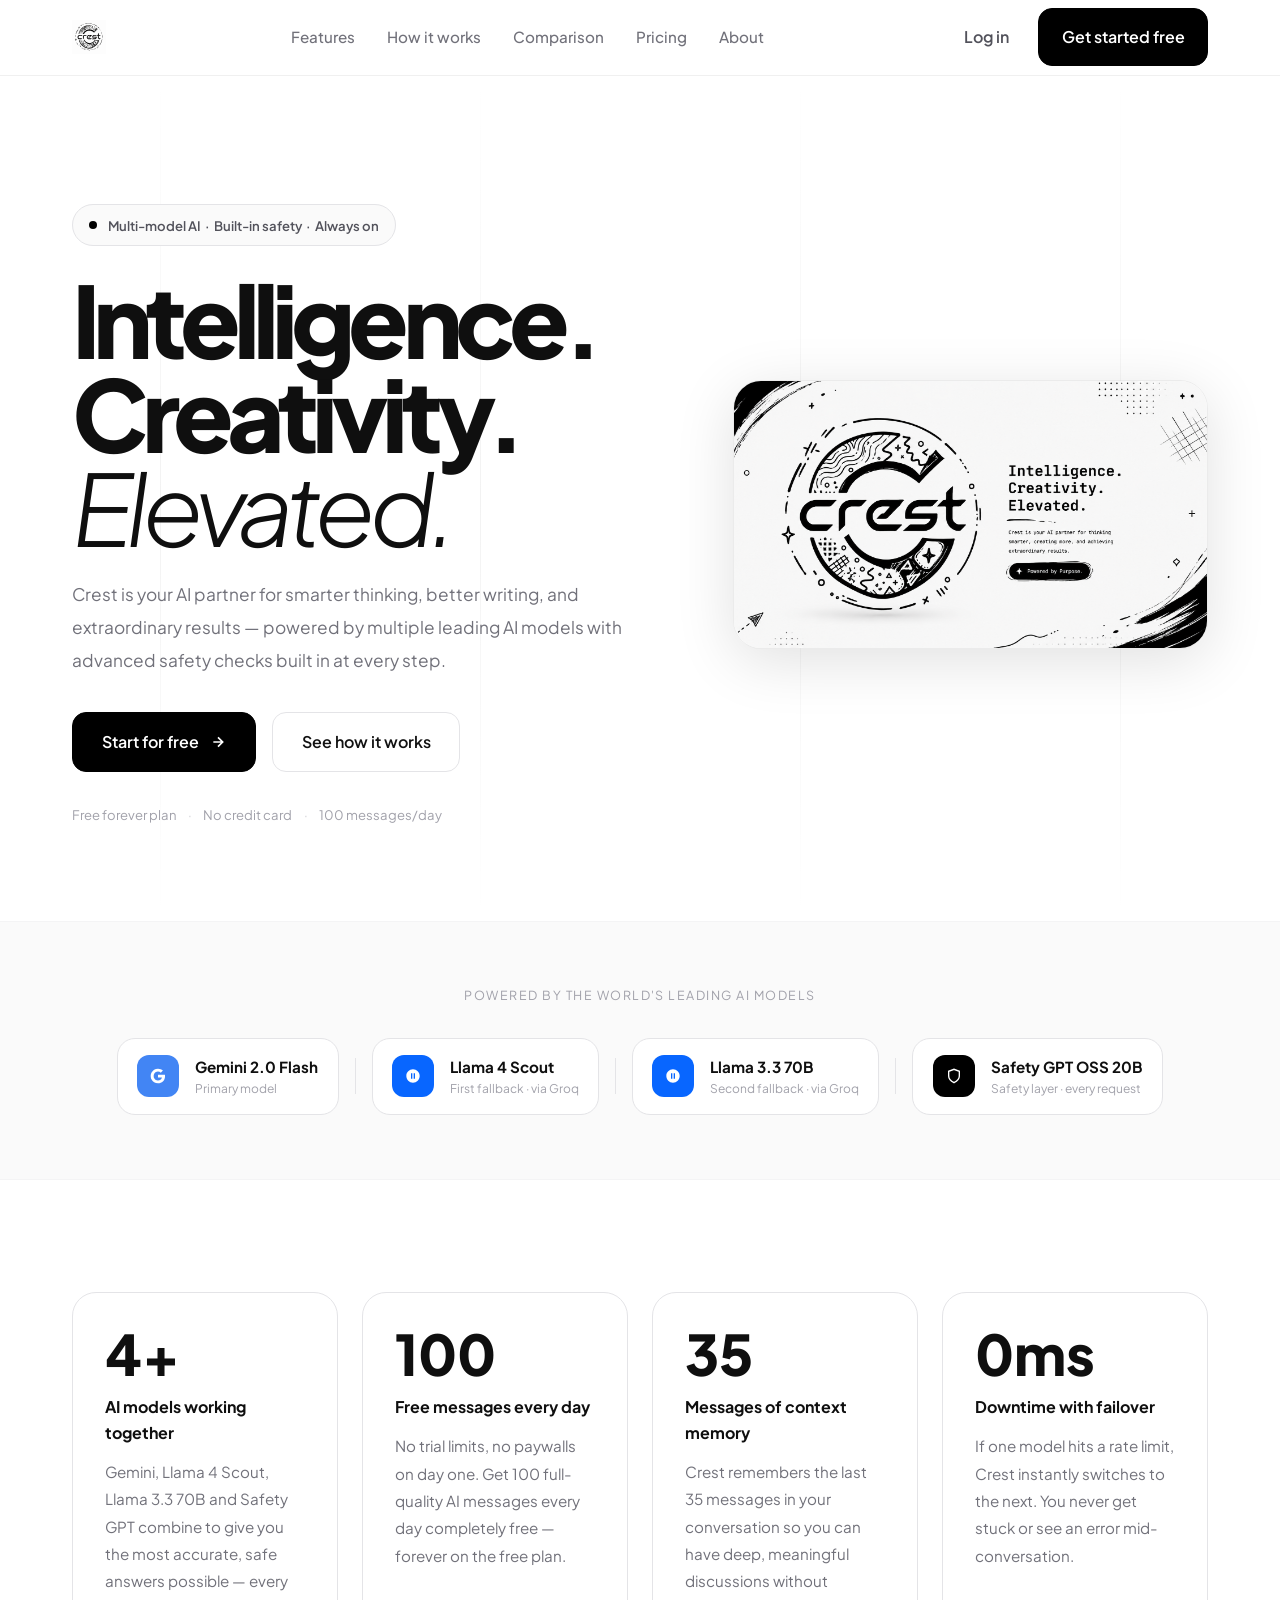
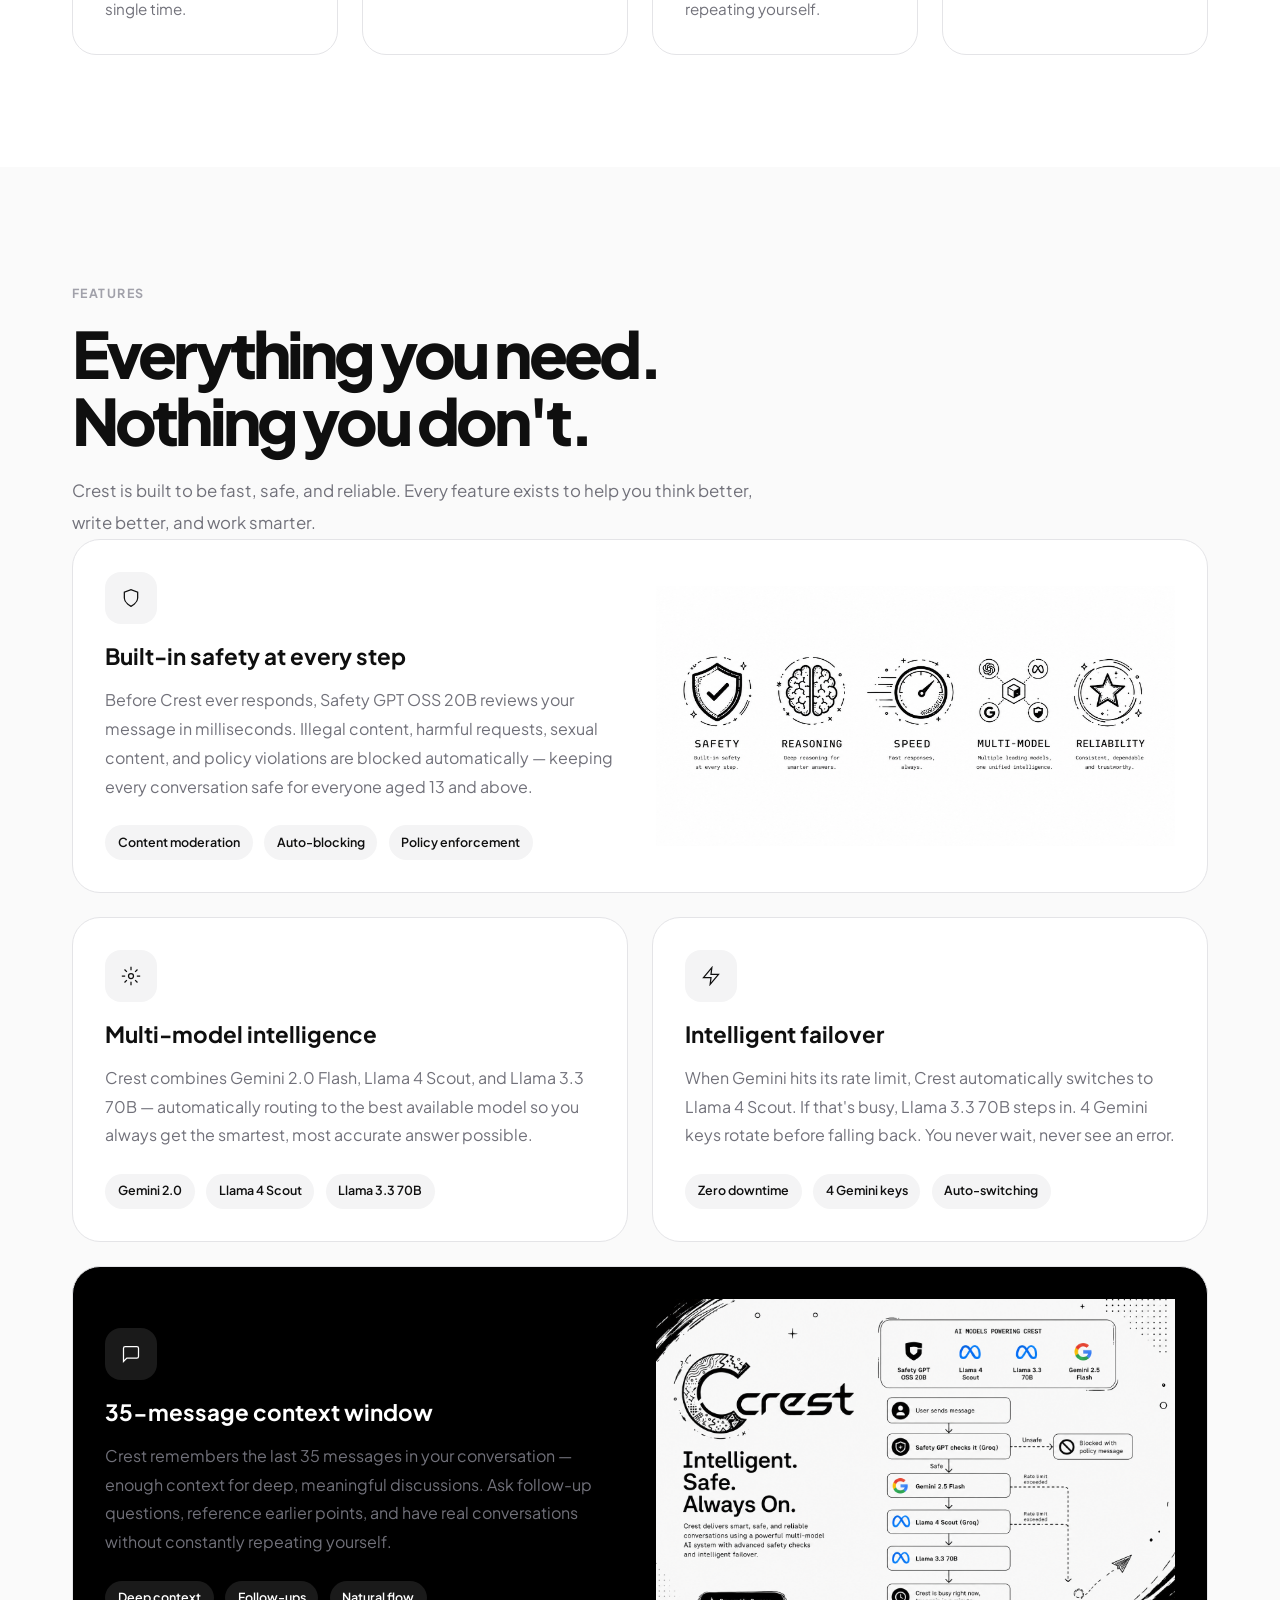
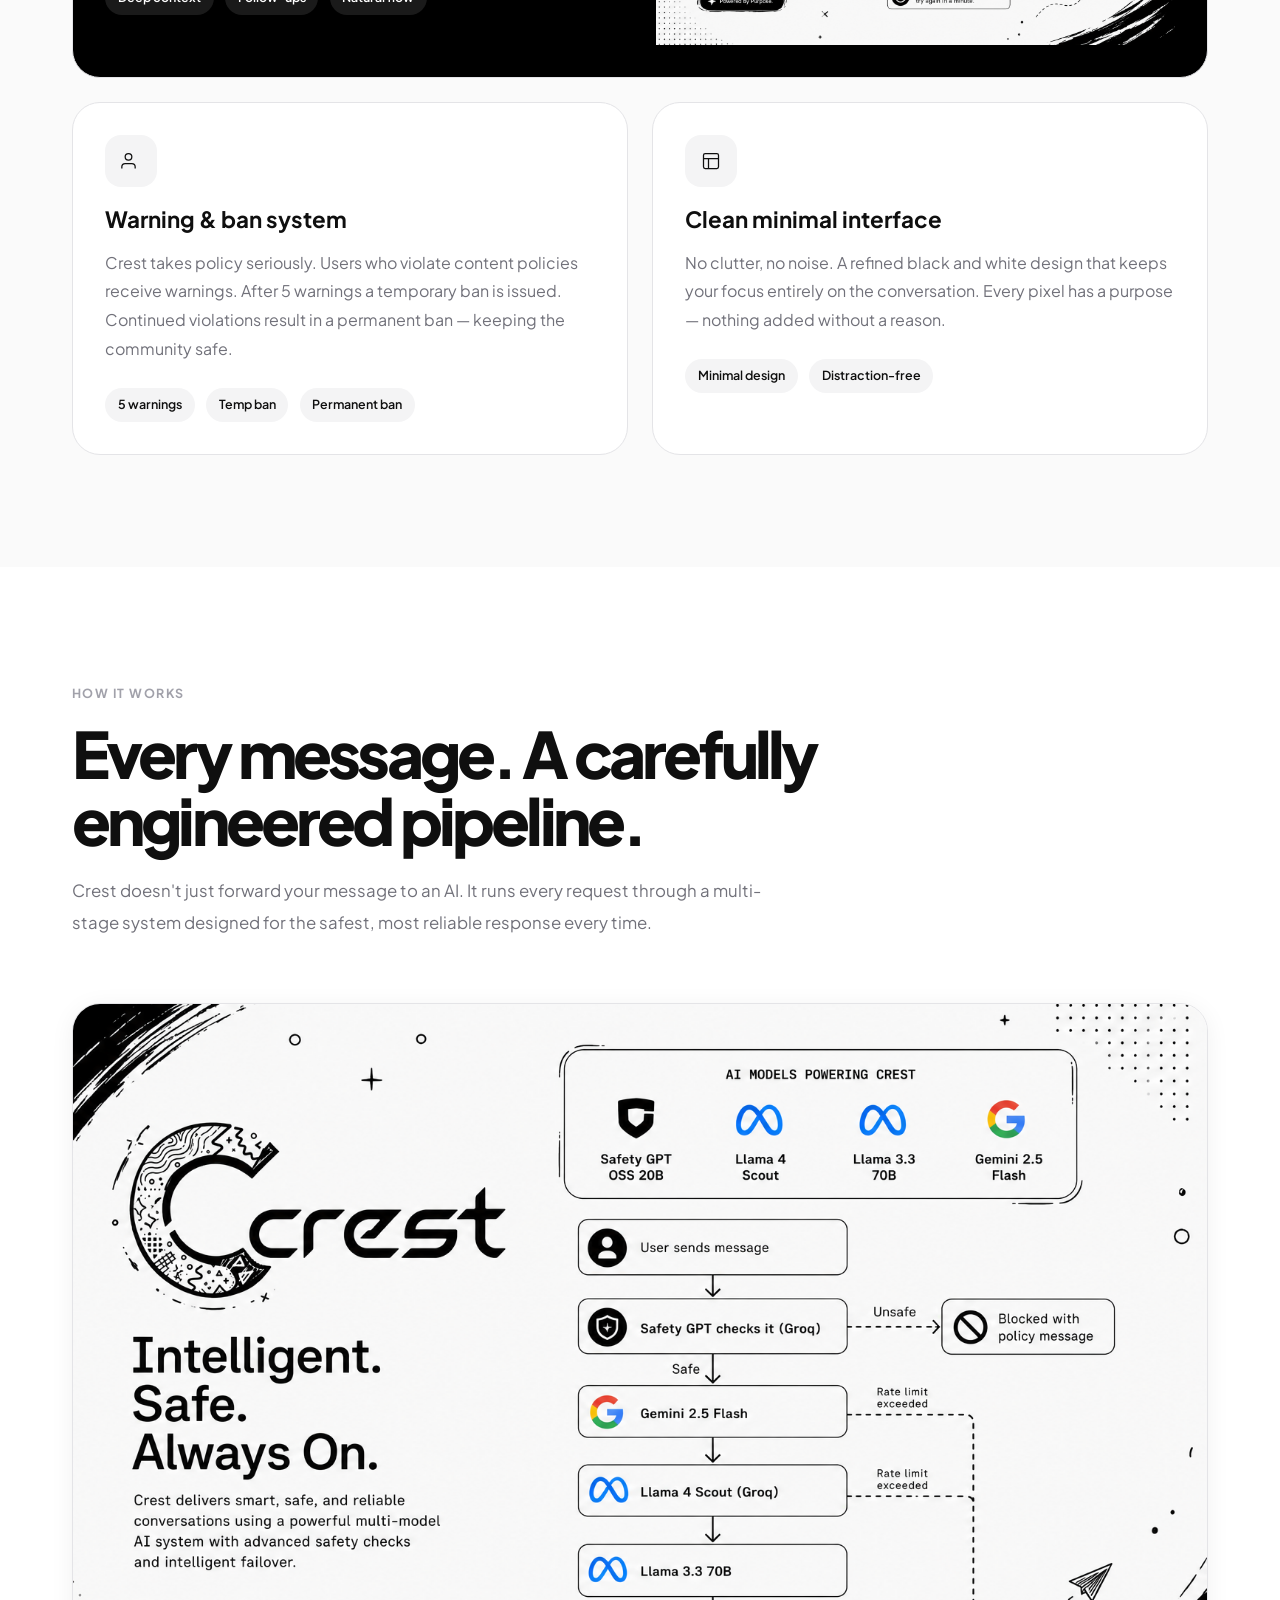
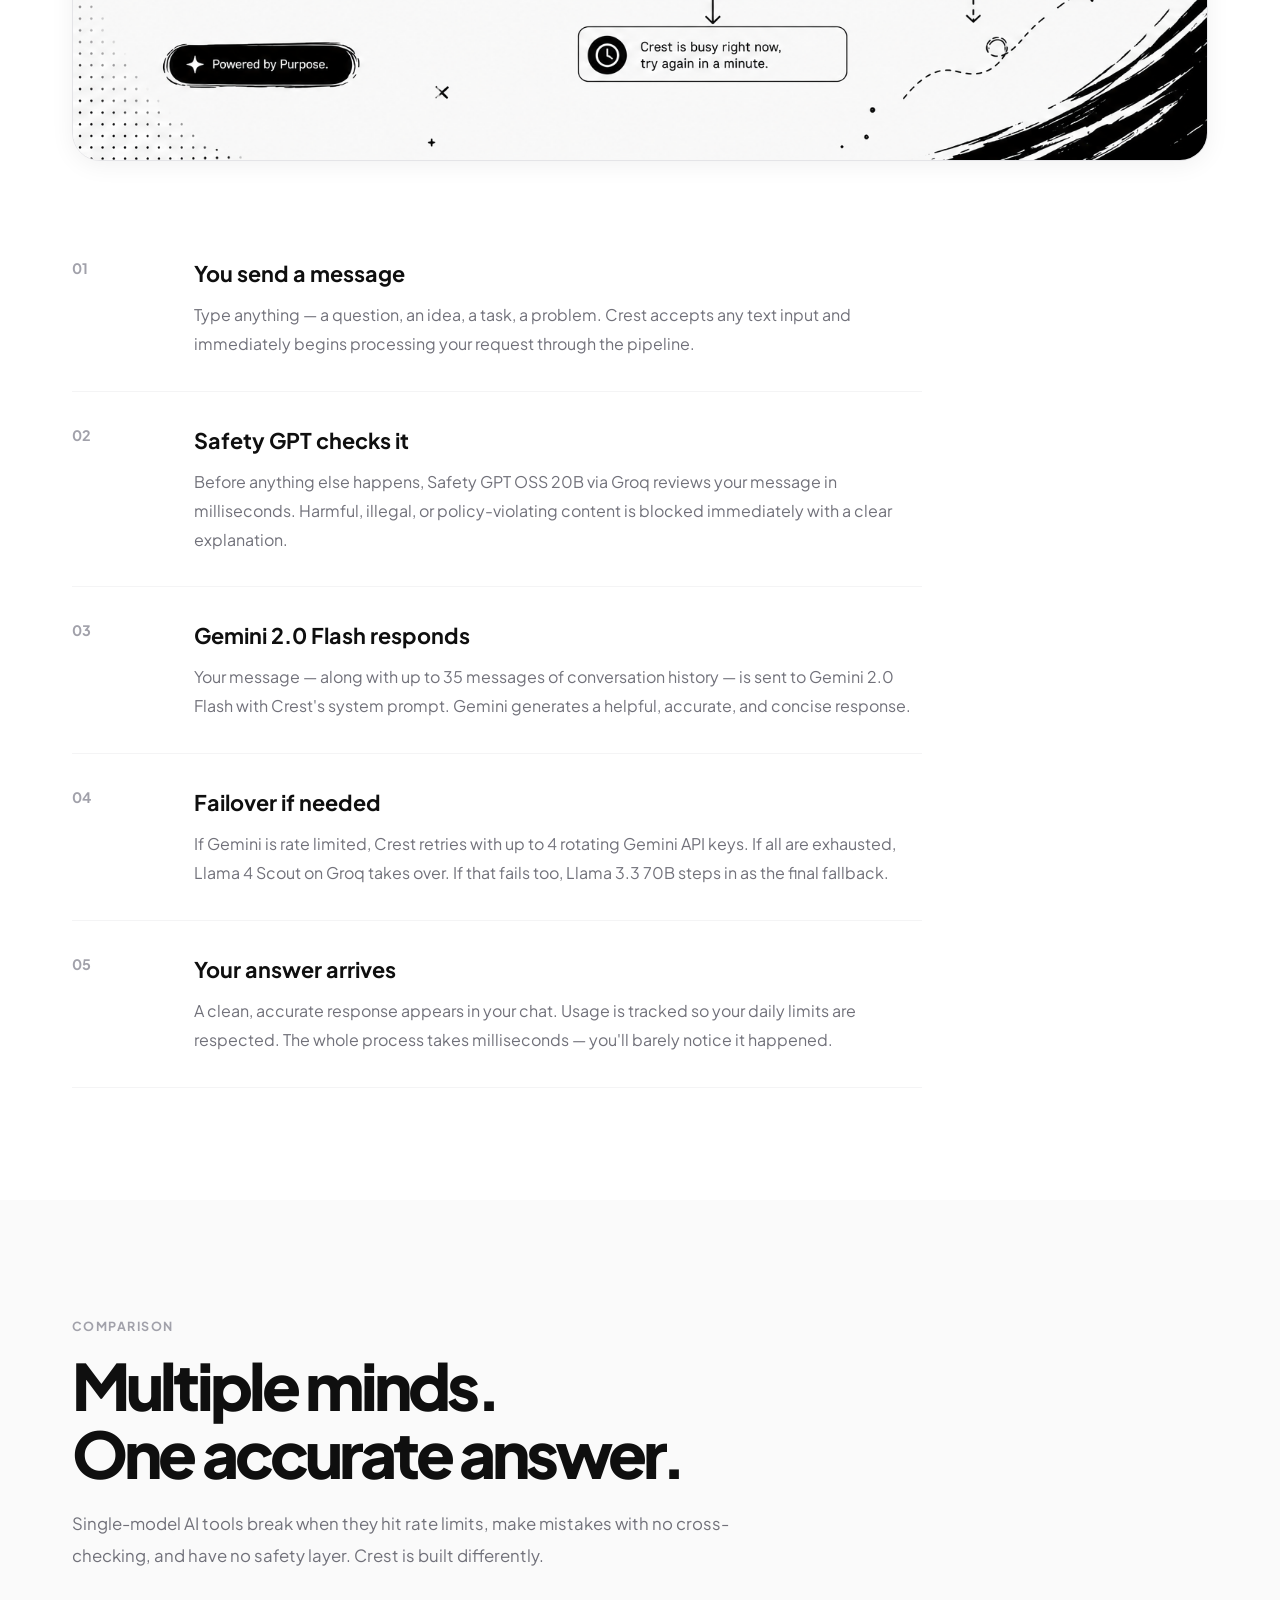
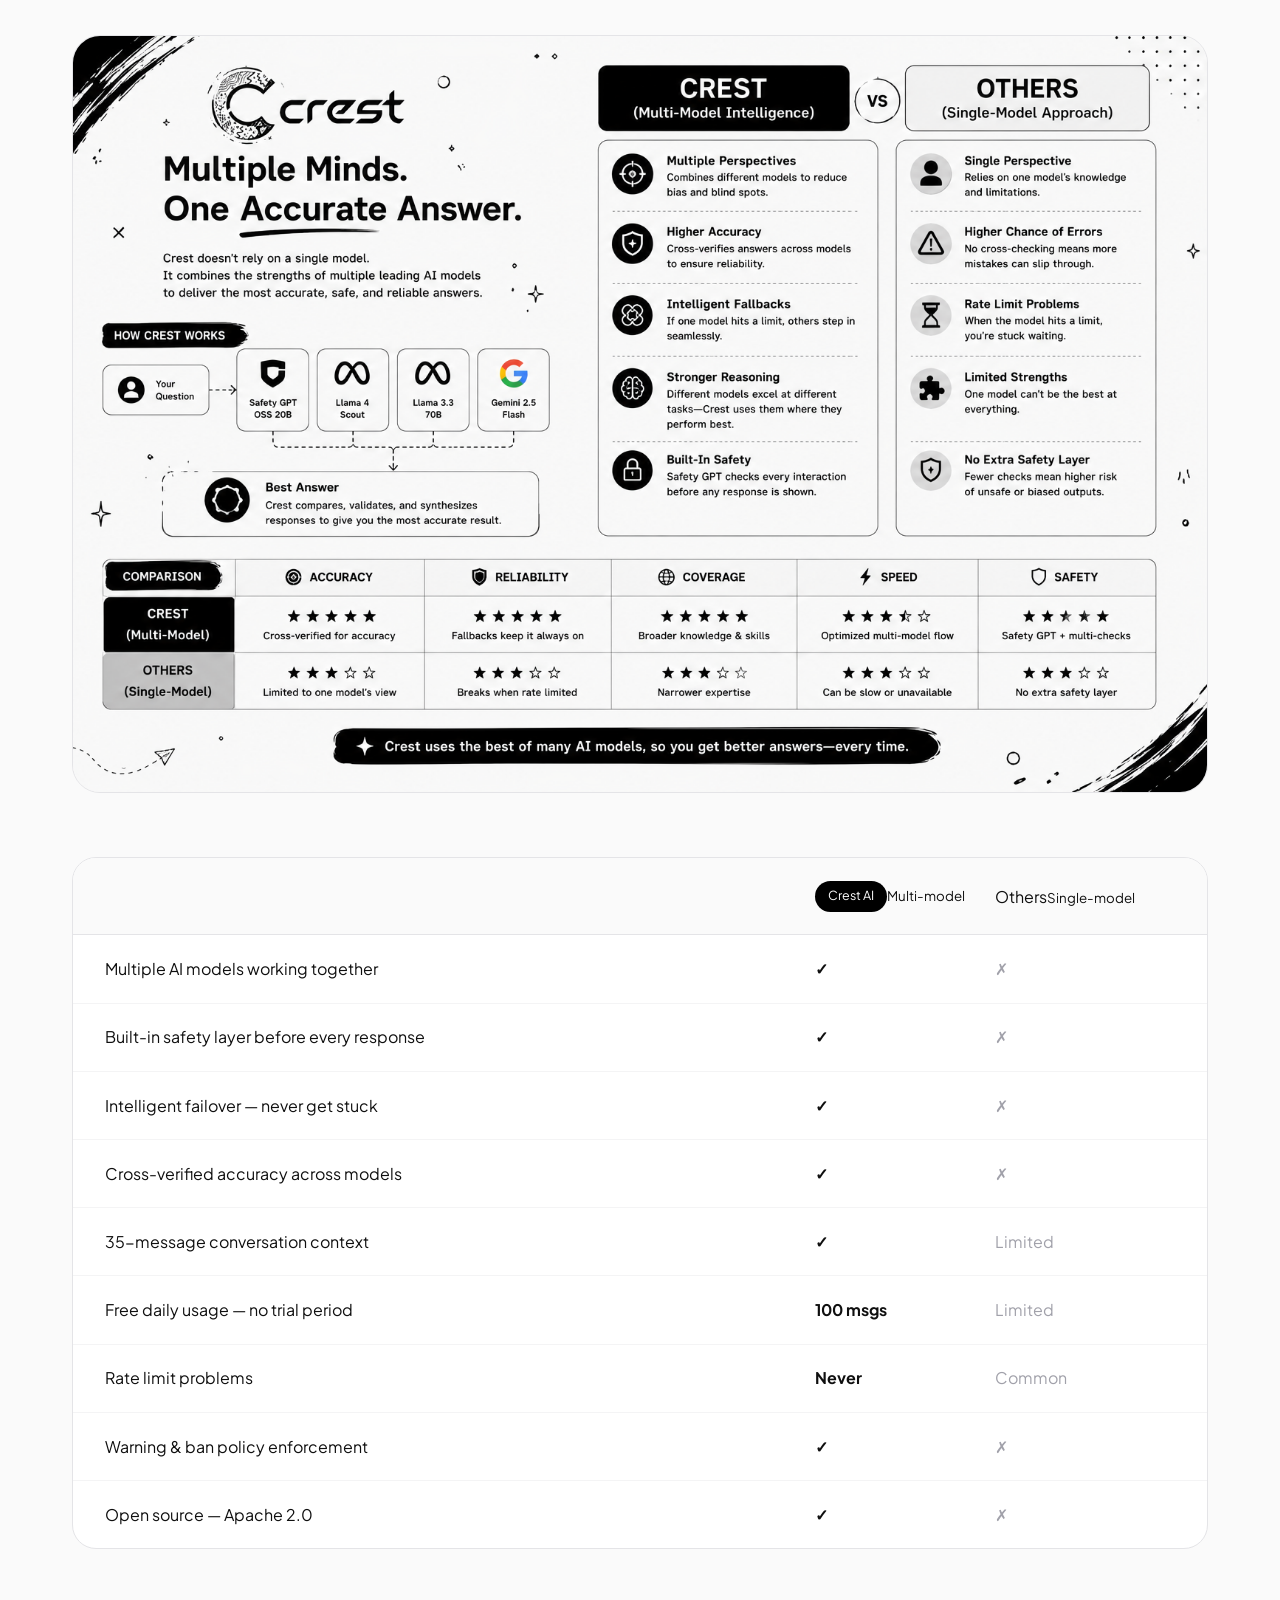
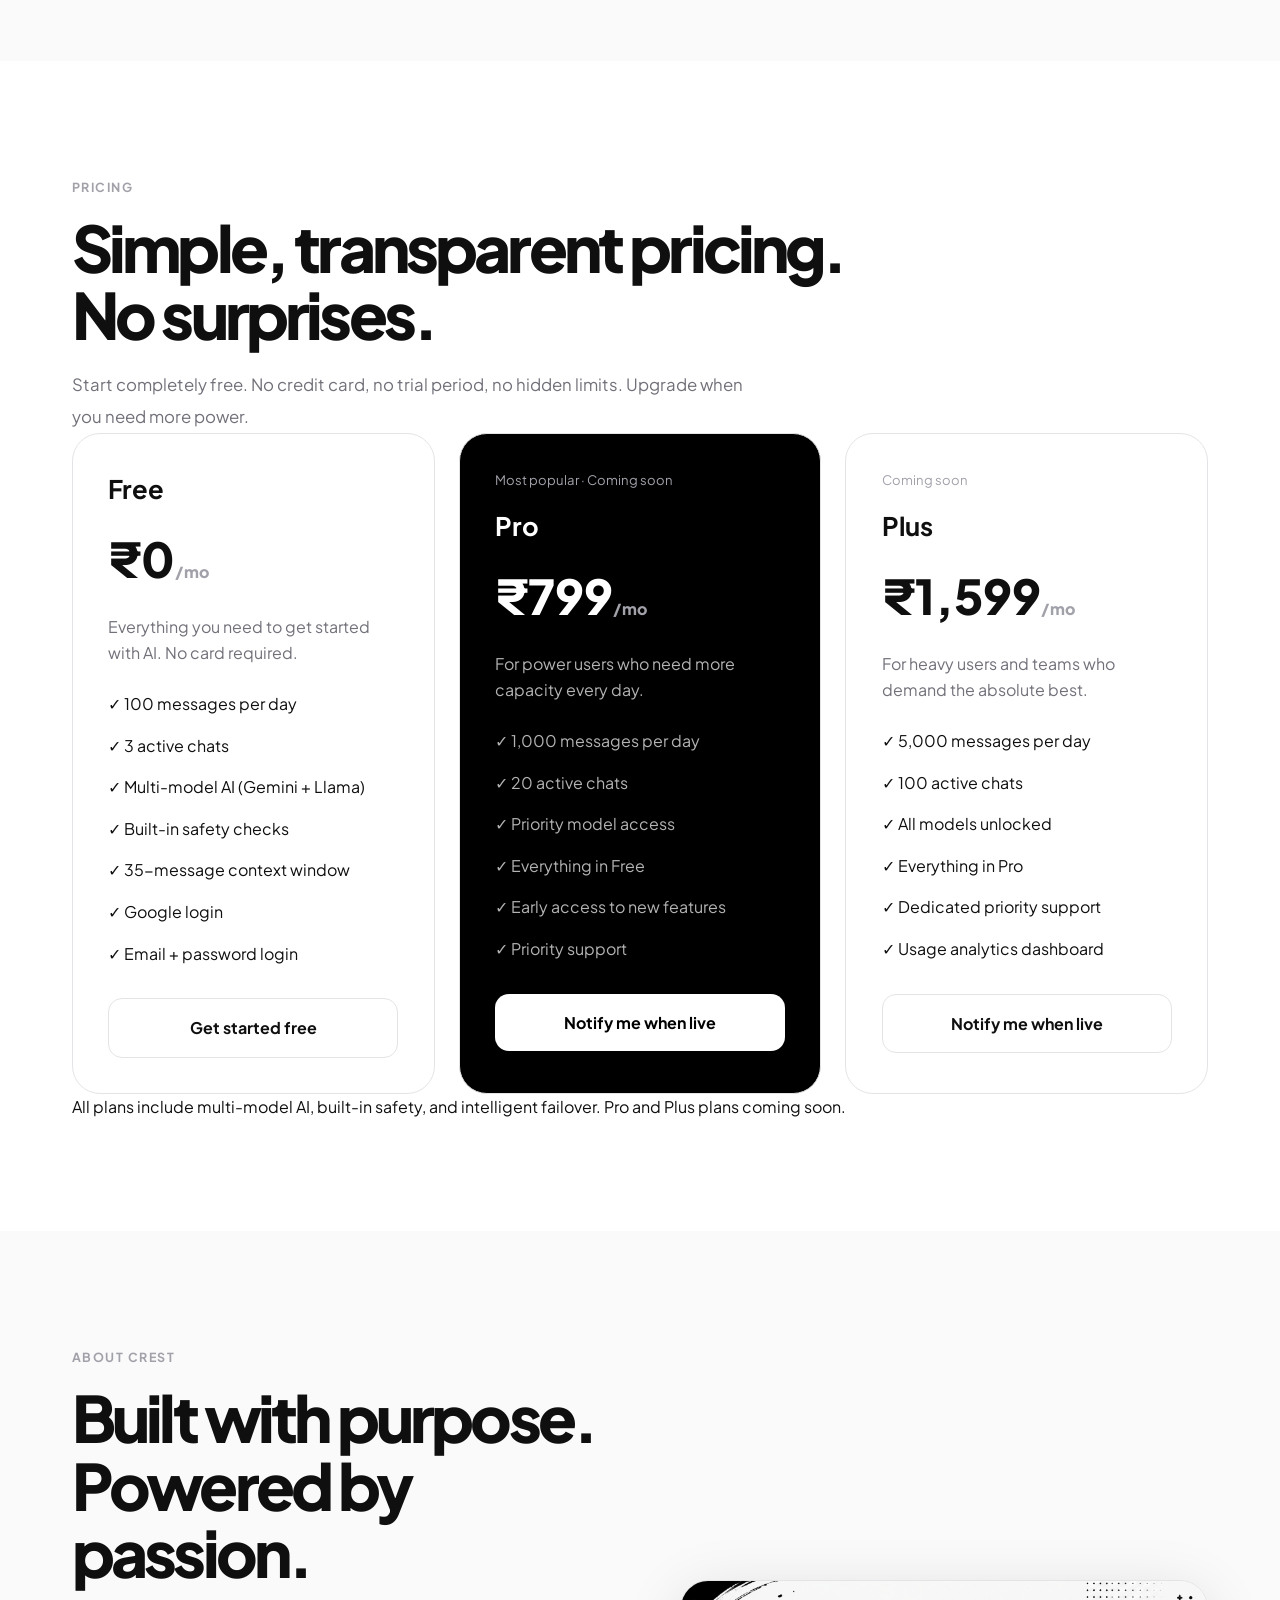
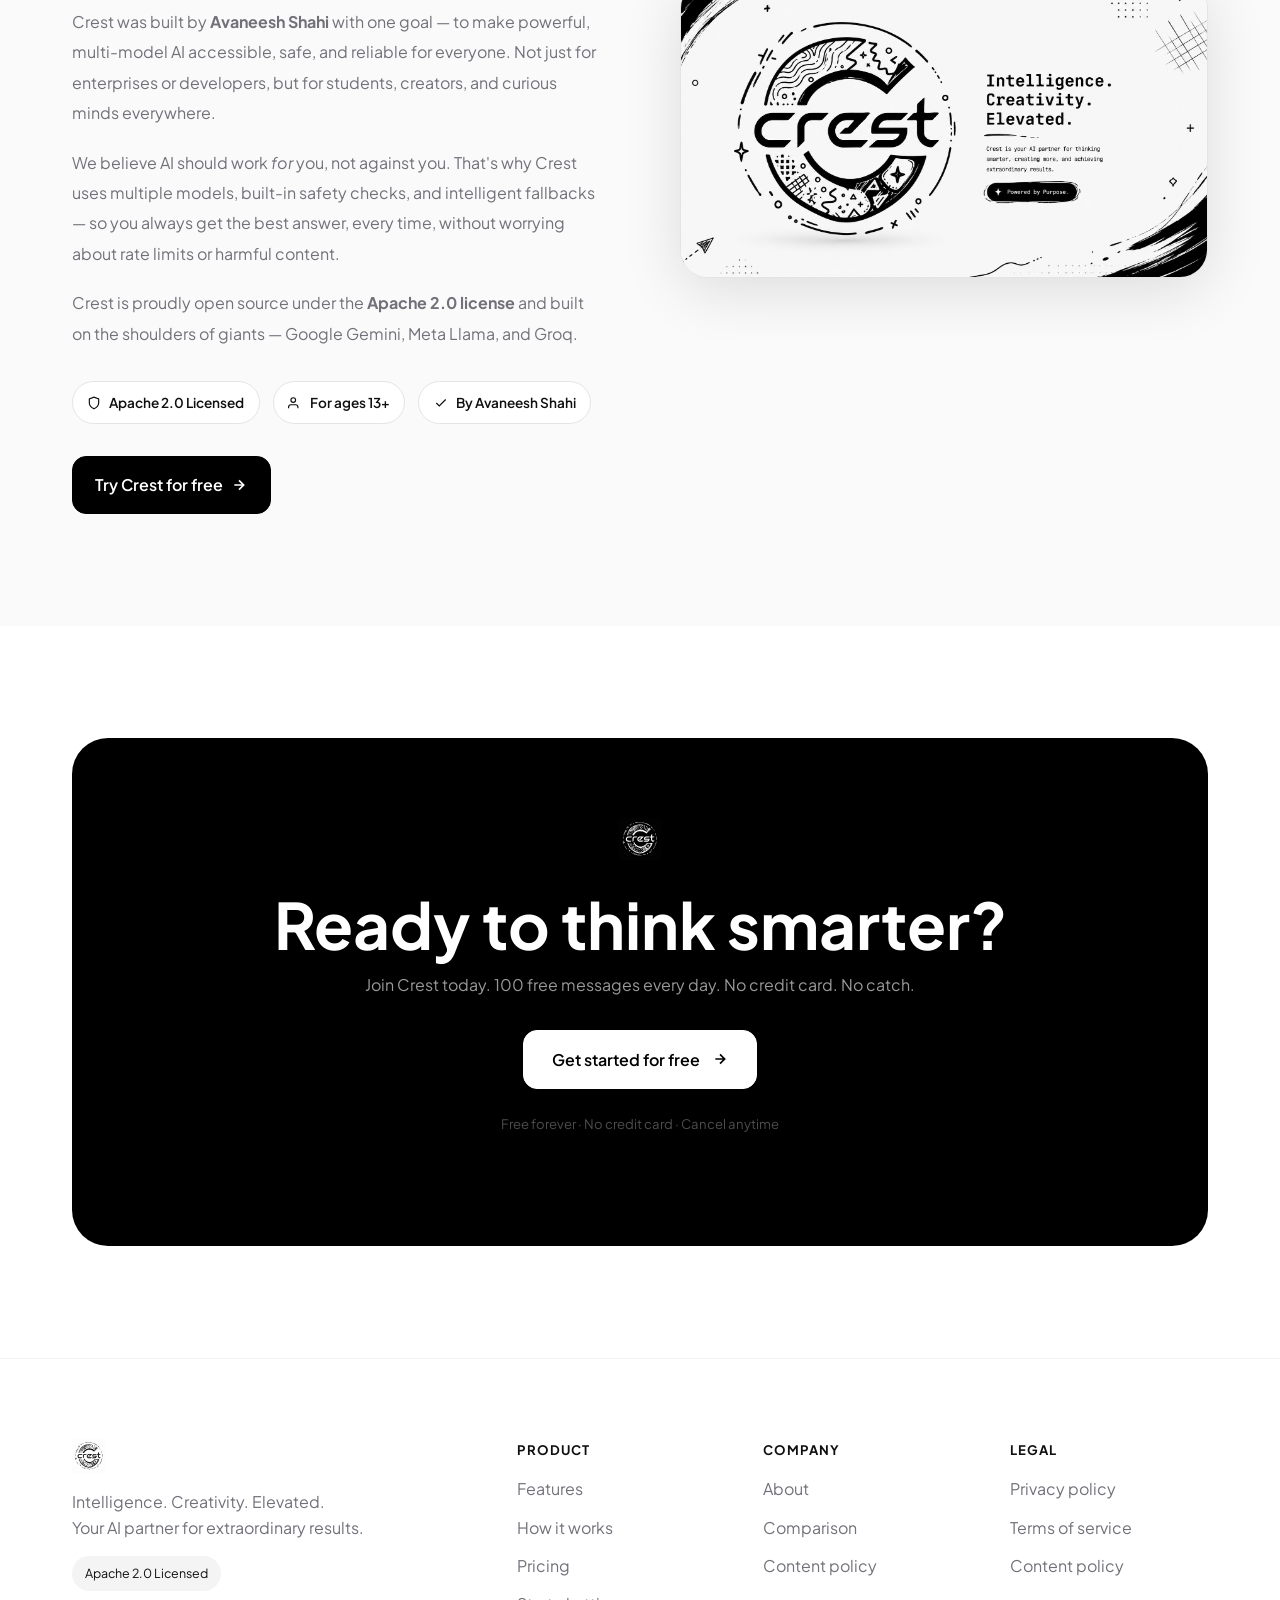
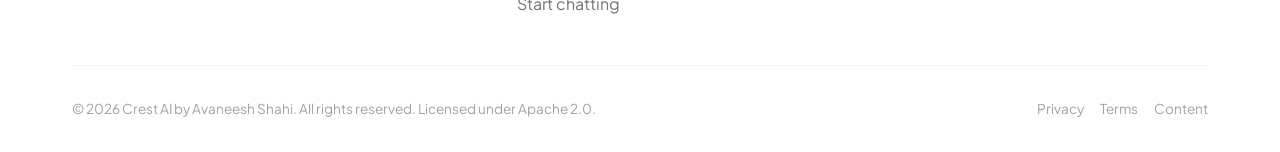
<file: index.html>
<!DOCTYPE html>
<html lang="en">
<head>
  <meta charset="UTF-8">
  <meta name="viewport" content="width=device-width, initial-scale=1.0">
  <title>Crest AI — Intelligence. Creativity. Elevated.</title>
  <meta name="description" content="Crest is your AI partner for smarter thinking, better writing, and extraordinary results. Powered by multi-model intelligence with built-in safety.">
  <link rel="stylesheet" href="styles.css">
  <link rel="preconnect" href="https://fonts.googleapis.com">
  <link rel="preconnect" href="https://fonts.gstatic.com" crossorigin>
  <link rel="icon" type="image/svg+xml" href="/assets/images/favicon.svg">
  <link rel="apple-touch-icon" href="/assets/images/favicon.svg">
  <link href="https://fonts.googleapis.com/css2?family=Plus+Jakarta+Sans:ital,wght@0,300;0,400;0,500;0,600;0,700;0,800;1,300;1,400&family=DM+Mono:wght@400;500&display=swap" rel="stylesheet">
</head>
<body>

  <!-- ══ NAVBAR ══════════════════════════════════════════════ -->
  <nav class="nav" id="nav">
    <div class="nav-inner">
      <a href="index.html" class="nav-logo">
        <img src="assets/images/crest.svg" alt="Crest AI">
      </a>
      <ul class="nav-links">
        <li><a href="#features">Features</a></li>
        <li><a href="#how-it-works">How it works</a></li>
        <li><a href="#comparison">Comparison</a></li>
        <li><a href="#pricing">Pricing</a></li>
        <li><a href="#about">About</a></li>
      </ul>
      <div class="nav-actions">
        <a href="pages/auth/login.html" class="btn-ghost">Log in</a>
        <a href="pages/auth/login.html?mode=signup" class="btn-dark">Get started free</a>
      </div>
      <button class="nav-burger" id="navBurger" aria-label="Open menu">
        <span></span><span></span><span></span>
      </button>
    </div>
    <div class="nav-mobile" id="navMobile">
      <a href="#features" onclick="closeMobile()">Features</a>
      <a href="#how-it-works" onclick="closeMobile()">How it works</a>
      <a href="#comparison" onclick="closeMobile()">Comparison</a>
      <a href="#pricing" onclick="closeMobile()">Pricing</a>
      <a href="#about" onclick="closeMobile()">About</a>
      <div class="mobile-sep"></div>
      <a href="pages/auth/login.html" class="mobile-ghost">Log in</a>
      <a href="pages/auth/login.html?mode=signup" class="mobile-dark">Get started free</a>
    </div>
  </nav>

  <!-- ══ HERO ════════════════════════════════════════════════ -->
  <section class="hero">
    <div class="hero-lines">
      <div class="h-line"></div><div class="h-line"></div>
      <div class="h-line"></div><div class="h-line"></div>
    </div>
    <div class="container">
      <div class="hero-left fade-up">
        <div class="hero-badge">
          <span class="badge-dot"></span>
          Multi-model AI &nbsp;·&nbsp; Built-in safety &nbsp;·&nbsp; Always on
        </div>
        <h1 class="hero-title">
          Intelligence.<br>Creativity.<br><em>Elevated.</em>
        </h1>
        <p class="hero-desc">
          Crest is your AI partner for smarter thinking, better writing, and extraordinary results — powered by multiple leading AI models with advanced safety checks built in at every step.
        </p>
        <div class="hero-actions">
          <a href="pages/auth/login.html?mode=signup" class="btn-dark btn-lg">
            Start for free
            <svg width="16" height="16" viewBox="0 0 24 24" fill="none" stroke="currentColor" stroke-width="2.5"><path d="M5 12h14M12 5l7 7-7 7"/></svg>
          </a>
          <a href="#how-it-works" class="btn-outline btn-lg">See how it works</a>
        </div>
        <div class="hero-trust">
          <span>Free forever plan</span>
          <span class="dot">·</span>
          <span>No credit card</span>
          <span class="dot">·</span>
          <span>100 messages/day</span>
        </div>
      </div>
      <div class="hero-right fade-up delay-2">
        <div class="hero-img-card">
          <img src="assets/images/banner.png" alt="Crest AI Banner">
        </div>
      </div>
    </div>
  </section>

  <!-- ══ MODELS BAR ══════════════════════════════════════════ -->
  <section class="models-bar">
    <div class="container">
      <p class="models-label fade-up">Powered by the world's leading AI models</p>
      <div class="models-row fade-up delay-1">

        <div class="model-pill">
          <div class="model-logo google">
            <svg width="16" height="16" viewBox="0 0 24 24"><path fill="#fff" d="M22.56 12.25c0-.78-.07-1.53-.2-2.25H12v4.26h5.92c-.26 1.37-1.04 2.53-2.21 3.31v2.77h3.57c2.08-1.92 3.28-4.74 3.28-8.09z"/><path fill="#fff" d="M12 23c2.97 0 5.46-.98 7.28-2.66l-3.57-2.77c-.98.66-2.23 1.06-3.71 1.06-2.86 0-5.29-1.93-6.16-4.53H2.18v2.84C3.99 20.53 7.7 23 12 23z"/><path fill="#fff" d="M5.84 14.09c-.22-.66-.35-1.36-.35-2.09s.13-1.43.35-2.09V7.07H2.18C1.43 8.55 1 10.22 1 12s.43 3.45 1.18 4.93l3.66-2.84z"/><path fill="#fff" d="M12 5.38c1.62 0 3.06.56 4.21 1.64l3.15-3.15C17.45 2.09 14.97 1 12 1 7.7 1 3.99 3.47 2.18 7.07l3.66 2.84c.87-2.6 3.3-4.53 6.16-4.53z"/></svg>
          </div>
          <div>
            <div class="model-name">Gemini 2.0 Flash</div>
            <div class="model-role">Primary model</div>
          </div>
        </div>

        <div class="model-sep"></div>

        <div class="model-pill">
          <div class="model-logo meta">
            <svg width="16" height="16" viewBox="0 0 24 24" fill="white"><path d="M12 2C6.48 2 2 6.48 2 12s4.48 10 10 10 10-4.48 10-10S17.52 2 12 2zm-1 14H9V8h2v8zm4 0h-2V8h2v8z"/></svg>
          </div>
          <div>
            <div class="model-name">Llama 4 Scout</div>
            <div class="model-role">First fallback · via Groq</div>
          </div>
        </div>

        <div class="model-sep"></div>

        <div class="model-pill">
          <div class="model-logo meta">
            <svg width="16" height="16" viewBox="0 0 24 24" fill="white"><path d="M12 2C6.48 2 2 6.48 2 12s4.48 10 10 10 10-4.48 10-10S17.52 2 12 2zm-1 14H9V8h2v8zm4 0h-2V8h2v8z"/></svg>
          </div>
          <div>
            <div class="model-name">Llama 3.3 70B</div>
            <div class="model-role">Second fallback · via Groq</div>
          </div>
        </div>

        <div class="model-sep"></div>

        <div class="model-pill">
          <div class="model-logo safety">
            <svg width="16" height="16" viewBox="0 0 24 24" fill="none" stroke="white" stroke-width="2"><path d="M12 22s8-4 8-10V5l-8-3-8 3v7c0 6 8 10 8 10z"/></svg>
          </div>
          <div>
            <div class="model-name">Safety GPT OSS 20B</div>
            <div class="model-role">Safety layer · every request</div>
          </div>
        </div>

      </div>
    </div>
  </section>

  <!-- ══ STATS ════════════════════════════════════════════════ -->
  <section class="stats">
    <div class="container">
      <div class="stats-grid">
        <div class="stat-card fade-up">
          <div class="stat-num">4+</div>
          <div class="stat-name">AI models working together</div>
          <p>Gemini, Llama 4 Scout, Llama 3.3 70B and Safety GPT combine to give you the most accurate, safe answers possible — every single time.</p>
        </div>
        <div class="stat-card fade-up delay-1">
          <div class="stat-num">100</div>
          <div class="stat-name">Free messages every day</div>
          <p>No trial limits, no paywalls on day one. Get 100 full-quality AI messages every day completely free — forever on the free plan.</p>
        </div>
        <div class="stat-card fade-up delay-2">
          <div class="stat-num">35</div>
          <div class="stat-name">Messages of context memory</div>
          <p>Crest remembers the last 35 messages in your conversation so you can have deep, meaningful discussions without repeating yourself.</p>
        </div>
        <div class="stat-card fade-up delay-3">
          <div class="stat-num">0ms</div>
          <div class="stat-name">Downtime with failover</div>
          <p>If one model hits a rate limit, Crest instantly switches to the next. You never get stuck or see an error mid-conversation.</p>
        </div>
      </div>
    </div>
  </section>

  <!-- ══ FEATURES ════════════════════════════════════════════ -->
  <section class="features" id="features">
    <div class="container">
      <div class="section-label fade-up">Features</div>
      <h2 class="section-title fade-up delay-1">Everything you need.<br>Nothing you don't.</h2>
      <p class="section-desc fade-up delay-2">Crest is built to be fast, safe, and reliable. Every feature exists to help you think better, write better, and work smarter.</p>

      <div class="bento">

        <div class="bento-card bento-2col fade-up">
          <div class="bento-text">
            <div class="bento-icon">
              <svg width="20" height="20" viewBox="0 0 24 24" fill="none" stroke="currentColor" stroke-width="1.5"><path d="M12 22s8-4 8-10V5l-8-3-8 3v7c0 6 8 10 8 10z"/></svg>
            </div>
            <h3>Built-in safety at every step</h3>
            <p>Before Crest ever responds, Safety GPT OSS 20B reviews your message in milliseconds. Illegal content, harmful requests, sexual content, and policy violations are blocked automatically — keeping every conversation safe for everyone aged 13 and above.</p>
            <div class="bento-chips">
              <span>Content moderation</span><span>Auto-blocking</span><span>Policy enforcement</span>
            </div>
          </div>
          <div class="bento-img">
            <img src="assets/images/icon-pack.png" alt="Safety features">
          </div>
        </div>

        <div class="bento-card fade-up delay-1">
          <div class="bento-icon">
            <svg width="20" height="20" viewBox="0 0 24 24" fill="none" stroke="currentColor" stroke-width="1.5"><circle cx="12" cy="12" r="3"/><path d="M12 1v4M12 19v4M4.22 4.22l2.83 2.83M16.95 16.95l2.83 2.83M1 12h4M19 12h4M4.22 19.78l2.83-2.83M16.95 7.05l2.83-2.83"/></svg>
          </div>
          <h3>Multi-model intelligence</h3>
          <p>Crest combines Gemini 2.0 Flash, Llama 4 Scout, and Llama 3.3 70B — automatically routing to the best available model so you always get the smartest, most accurate answer possible.</p>
          <div class="bento-chips">
            <span>Gemini 2.0</span><span>Llama 4 Scout</span><span>Llama 3.3 70B</span>
          </div>
        </div>

        <div class="bento-card fade-up delay-2">
          <div class="bento-icon">
            <svg width="20" height="20" viewBox="0 0 24 24" fill="none" stroke="currentColor" stroke-width="1.5"><path d="M13 2L3 14h9l-1 8 10-12h-9l1-8z"/></svg>
          </div>
          <h3>Intelligent failover</h3>
          <p>When Gemini hits its rate limit, Crest automatically switches to Llama 4 Scout. If that's busy, Llama 3.3 70B steps in. 4 Gemini keys rotate before falling back. You never wait, never see an error.</p>
          <div class="bento-chips">
            <span>Zero downtime</span><span>4 Gemini keys</span><span>Auto-switching</span>
          </div>
        </div>

        <div class="bento-card bento-dark bento-2col fade-up delay-1">
          <div class="bento-text">
            <div class="bento-icon bento-icon-inv">
              <svg width="20" height="20" viewBox="0 0 24 24" fill="none" stroke="currentColor" stroke-width="1.5"><path d="M21 15a2 2 0 0 1-2 2H7l-4 4V5a2 2 0 0 1 2-2h14a2 2 0 0 1 2 2z"/></svg>
            </div>
            <h3>35-message context window</h3>
            <p>Crest remembers the last 35 messages in your conversation — enough context for deep, meaningful discussions. Ask follow-up questions, reference earlier points, and have real conversations without constantly repeating yourself.</p>
            <div class="bento-chips bento-chips-inv">
              <span>Deep context</span><span>Follow-ups</span><span>Natural flow</span>
            </div>
          </div>
          <div class="bento-img">
            <img src="assets/images/multi-model.png" alt="Multi model flow">
          </div>
        </div>

        <div class="bento-card fade-up">
          <div class="bento-icon">
            <svg width="20" height="20" viewBox="0 0 24 24" fill="none" stroke="currentColor" stroke-width="1.5"><path d="M17 21v-2a4 4 0 0 0-4-4H5a4 4 0 0 0-4 4v2"/><circle cx="9" cy="7" r="4"/></svg>
          </div>
          <h3>Warning & ban system</h3>
          <p>Crest takes policy seriously. Users who violate content policies receive warnings. After 5 warnings a temporary ban is issued. Continued violations result in a permanent ban — keeping the community safe.</p>
          <div class="bento-chips">
            <span>5 warnings</span><span>Temp ban</span><span>Permanent ban</span>
          </div>
        </div>

        <div class="bento-card fade-up delay-1">
          <div class="bento-icon">
            <svg width="20" height="20" viewBox="0 0 24 24" fill="none" stroke="currentColor" stroke-width="1.5"><rect x="3" y="3" width="18" height="18" rx="2"/><path d="M3 9h18M9 21V9"/></svg>
          </div>
          <h3>Clean minimal interface</h3>
          <p>No clutter, no noise. A refined black and white design that keeps your focus entirely on the conversation. Every pixel has a purpose — nothing added without a reason.</p>
          <div class="bento-chips">
            <span>Minimal design</span><span>Distraction-free</span>
          </div>
        </div>

      </div>
    </div>
  </section>

  <!-- ══ HOW IT WORKS ════════════════════════════════════════ -->
  <section class="hiw" id="how-it-works">
    <div class="container">
      <div class="section-label fade-up">How it works</div>
      <h2 class="section-title fade-up delay-1">Every message. A carefully<br>engineered pipeline.</h2>
      <p class="section-desc fade-up delay-2">Crest doesn't just forward your message to an AI. It runs every request through a multi-stage system designed for the safest, most reliable response every time.</p>

      <div class="hiw-img fade-up delay-3">
        <img src="assets/images/multi-model.png" alt="How Crest works">
      </div>

      <div class="steps">
        <div class="step fade-up">
          <div class="step-num">01</div>
          <div class="step-body">
            <h3>You send a message</h3>
            <p>Type anything — a question, an idea, a task, a problem. Crest accepts any text input and immediately begins processing your request through the pipeline.</p>
          </div>
        </div>
        <div class="step fade-up delay-1">
          <div class="step-num">02</div>
          <div class="step-body">
            <h3>Safety GPT checks it</h3>
            <p>Before anything else happens, Safety GPT OSS 20B via Groq reviews your message in milliseconds. Harmful, illegal, or policy-violating content is blocked immediately with a clear explanation.</p>
          </div>
        </div>
        <div class="step fade-up delay-2">
          <div class="step-num">03</div>
          <div class="step-body">
            <h3>Gemini 2.0 Flash responds</h3>
            <p>Your message — along with up to 35 messages of conversation history — is sent to Gemini 2.0 Flash with Crest's system prompt. Gemini generates a helpful, accurate, and concise response.</p>
          </div>
        </div>
        <div class="step fade-up delay-3">
          <div class="step-num">04</div>
          <div class="step-body">
            <h3>Failover if needed</h3>
            <p>If Gemini is rate limited, Crest retries with up to 4 rotating Gemini API keys. If all are exhausted, Llama 4 Scout on Groq takes over. If that fails too, Llama 3.3 70B steps in as the final fallback.</p>
          </div>
        </div>
        <div class="step fade-up delay-4">
          <div class="step-num">05</div>
          <div class="step-body">
            <h3>Your answer arrives</h3>
            <p>A clean, accurate response appears in your chat. Usage is tracked so your daily limits are respected. The whole process takes milliseconds — you'll barely notice it happened.</p>
          </div>
        </div>
      </div>
    </div>
  </section>

  <!-- ══ COMPARISON ══════════════════════════════════════════ -->
  <section class="comparison" id="comparison">
    <div class="container">
      <div class="section-label fade-up">Comparison</div>
      <h2 class="section-title fade-up delay-1">Multiple minds.<br>One accurate answer.</h2>
      <p class="section-desc fade-up delay-2">Single-model AI tools break when they hit rate limits, make mistakes with no cross-checking, and have no safety layer. Crest is built differently.</p>

      <div class="comp-img fade-up delay-3">
        <img src="assets/images/comparision.png" alt="Crest vs Others">
      </div>

      <div class="comp-table fade-up delay-4">
        <div class="comp-head">
          <div></div>
          <div class="comp-crest"><span class="crest-badge">Crest AI</span><small>Multi-model</small></div>
          <div class="comp-others"><span>Others</span><small>Single-model</small></div>
        </div>
        <div class="comp-row"><div class="comp-feat">Multiple AI models working together</div><div class="yes">✓</div><div class="no">✗</div></div>
        <div class="comp-row"><div class="comp-feat">Built-in safety layer before every response</div><div class="yes">✓</div><div class="no">✗</div></div>
        <div class="comp-row"><div class="comp-feat">Intelligent failover — never get stuck</div><div class="yes">✓</div><div class="no">✗</div></div>
        <div class="comp-row"><div class="comp-feat">Cross-verified accuracy across models</div><div class="yes">✓</div><div class="no">✗</div></div>
        <div class="comp-row"><div class="comp-feat">35-message conversation context</div><div class="yes">✓</div><div class="no">Limited</div></div>
        <div class="comp-row"><div class="comp-feat">Free daily usage — no trial period</div><div class="yes">100 msgs</div><div class="no">Limited</div></div>
        <div class="comp-row"><div class="comp-feat">Rate limit problems</div><div class="yes">Never</div><div class="no">Common</div></div>
        <div class="comp-row"><div class="comp-feat">Warning & ban policy enforcement</div><div class="yes">✓</div><div class="no">✗</div></div>
        <div class="comp-row"><div class="comp-feat">Open source — Apache 2.0</div><div class="yes">✓</div><div class="no">✗</div></div>
      </div>
    </div>
  </section>

  <!-- ══ PRICING ═════════════════════════════════════════════ -->
  <section class="pricing" id="pricing">
    <div class="container">
      <div class="section-label fade-up">Pricing</div>
      <h2 class="section-title fade-up delay-1">Simple, transparent pricing.<br>No surprises.</h2>
      <p class="section-desc fade-up delay-2">Start completely free. No credit card, no trial period, no hidden limits. Upgrade when you need more power.</p>

      <div class="plans">

        <div class="plan-card fade-up">
          <div class="plan-name">Free</div>
          <div class="plan-price">₹0<span>/mo</span></div>
          <p class="plan-desc">Everything you need to get started with AI. No card required.</p>
          <ul class="plan-feats">
            <li><span>✓</span> 100 messages per day</li>
            <li><span>✓</span> 3 active chats</li>
            <li><span>✓</span> Multi-model AI (Gemini + Llama)</li>
            <li><span>✓</span> Built-in safety checks</li>
            <li><span>✓</span> 35-message context window</li>
            <li><span>✓</span> Google login</li>
            <li><span>✓</span> Email + password login</li>
          </ul>
          <a href="pages/auth/login.html?mode=signup" class="plan-btn plan-btn-outline">Get started free</a>
        </div>

        <div class="plan-card plan-featured fade-up delay-1">
          <div class="plan-soon">Most popular · Coming soon</div>
          <div class="plan-name">Pro</div>
          <div class="plan-price">₹799<span>/mo</span></div>
          <p class="plan-desc">For power users who need more capacity every day.</p>
          <ul class="plan-feats">
            <li><span>✓</span> 1,000 messages per day</li>
            <li><span>✓</span> 20 active chats</li>
            <li><span>✓</span> Priority model access</li>
            <li><span>✓</span> Everything in Free</li>
            <li><span>✓</span> Early access to new features</li>
            <li><span>✓</span> Priority support</li>
          </ul>
          <a href="#" class="plan-btn plan-btn-white" onclick="notifyMe('Pro')">Notify me when live</a>
        </div>

        <div class="plan-card fade-up delay-2">
          <div class="plan-soon">Coming soon</div>
          <div class="plan-name">Plus</div>
          <div class="plan-price">₹1,599<span>/mo</span></div>
          <p class="plan-desc">For heavy users and teams who demand the absolute best.</p>
          <ul class="plan-feats">
            <li><span>✓</span> 5,000 messages per day</li>
            <li><span>✓</span> 100 active chats</li>
            <li><span>✓</span> All models unlocked</li>
            <li><span>✓</span> Everything in Pro</li>
            <li><span>✓</span> Dedicated priority support</li>
            <li><span>✓</span> Usage analytics dashboard</li>
          </ul>
          <a href="#" class="plan-btn plan-btn-outline" onclick="notifyMe('Plus')">Notify me when live</a>
        </div>

      </div>
      <p class="pricing-note fade-up delay-3">All plans include multi-model AI, built-in safety, and intelligent failover. Pro and Plus plans coming soon.</p>
    </div>
  </section>

  <!-- ══ ABOUT ════════════════════════════════════════════════ -->
  <section class="about" id="about">
    <div class="container">
      <div class="about-grid">
        <div class="about-left fade-up">
          <div class="section-label">About Crest</div>
          <h2 class="section-title">Built with purpose.<br>Powered by passion.</h2>
          <p>Crest was built by <strong>Avaneesh Shahi</strong> with one goal — to make powerful, multi-model AI accessible, safe, and reliable for everyone. Not just for enterprises or developers, but for students, creators, and curious minds everywhere.</p>
          <p>We believe AI should work <em>for</em> you, not against you. That's why Crest uses multiple models, built-in safety checks, and intelligent fallbacks — so you always get the best answer, every time, without worrying about rate limits or harmful content.</p>
          <p>Crest is proudly open source under the <strong>Apache 2.0 license</strong> and built on the shoulders of giants — Google Gemini, Meta Llama, and Groq.</p>
          <div class="about-tags">
            <div class="about-tag">
              <svg width="14" height="14" viewBox="0 0 24 24" fill="none" stroke="currentColor" stroke-width="2"><path d="M12 22s8-4 8-10V5l-8-3-8 3v7c0 6 8 10 8 10z"/></svg>
              Apache 2.0 Licensed
            </div>
            <div class="about-tag">
              <svg width="14" height="14" viewBox="0 0 24 24" fill="none" stroke="currentColor" stroke-width="2"><path d="M17 21v-2a4 4 0 0 0-4-4H5a4 4 0 0 0-4 4v2"/><circle cx="9" cy="7" r="4"/></svg>
              For ages 13+
            </div>
            <div class="about-tag">
              <svg width="14" height="14" viewBox="0 0 24 24" fill="none" stroke="currentColor" stroke-width="2"><polyline points="20 6 9 17 4 12"/></svg>
              By Avaneesh Shahi
            </div>
          </div>
          <a href="pages/auth/login.html?mode=signup" class="btn-dark" style="margin-top:2rem;display:inline-flex;align-items:center;gap:0.5rem;">
            Try Crest for free
            <svg width="16" height="16" viewBox="0 0 24 24" fill="none" stroke="currentColor" stroke-width="2.5"><path d="M5 12h14M12 5l7 7-7 7"/></svg>
          </a>
        </div>
        <div class="about-right fade-up delay-2">
          <img src="assets/images/banner.png" alt="Crest AI">
        </div>
      </div>
    </div>
  </section>

  <!-- ══ CTA ══════════════════════════════════════════════════ -->
  <section class="cta-sec">
    <div class="container">
      <div class="cta-box fade-up">
        <img src="assets/images/crest.svg" alt="Crest AI" class="cta-logo">
        <h2>Ready to think smarter?</h2>
        <p>Join Crest today. 100 free messages every day. No credit card. No catch.</p>
        <a href="pages/auth/login.html?mode=signup" class="btn-white btn-lg">
          Get started for free
          <svg width="16" height="16" viewBox="0 0 24 24" fill="none" stroke="currentColor" stroke-width="2.5"><path d="M5 12h14M12 5l7 7-7 7"/></svg>
        </a>
        <p class="cta-sub">Free forever · No credit card · Cancel anytime</p>
      </div>
    </div>
  </section>

  <!-- ══ FOOTER ═══════════════════════════════════════════════ -->
  <footer class="footer">
    <div class="container">
      <div class="footer-grid">
        <div class="footer-brand">
          <img src="assets/images/crest.svg" alt="Crest AI">
          <p>Intelligence. Creativity. Elevated.<br>Your AI partner for extraordinary results.</p>
          <span class="footer-lic">Apache 2.0 Licensed</span>
        </div>
        <div class="footer-col">
          <h4>Product</h4>
          <ul>
            <li><a href="#features">Features</a></li>
            <li><a href="#how-it-works">How it works</a></li>
            <li><a href="#pricing">Pricing</a></li>
            <li><a href="pages/chat-view/chat.html">Start chatting</a></li>
          </ul>
        </div>
        <div class="footer-col">
          <h4>Company</h4>
          <ul>
            <li><a href="#about">About</a></li>
            <li><a href="#comparison">Comparison</a></li>
            <li><a href="pages/legal/content-policy.html">Content policy</a></li>
          </ul>
        </div>
        <div class="footer-col">
          <h4>Legal</h4>
          <ul>
            <li><a href="pages/legal/privacy-policy.html">Privacy policy</a></li>
            <li><a href="pages/legal/terms-of-service.html">Terms of service</a></li>
            <li><a href="pages/legal/content-policy.html">Content policy</a></li>
          </ul>
        </div>
      </div>
      <div class="footer-bottom">
        <p>&copy; 2026 Crest AI by Avaneesh Shahi. All rights reserved. Licensed under Apache 2.0.</p>
        <div class="footer-links">
          <a href="pages/legal/privacy-policy.html">Privacy</a>
          <a href="pages/legal/terms-of-service.html">Terms</a>
          <a href="pages/legal/content-policy.html">Content</a>
        </div>
      </div>
    </div>
  </footer>

  <script src="scirpt.js"></script>
</body>
</html>
</file>
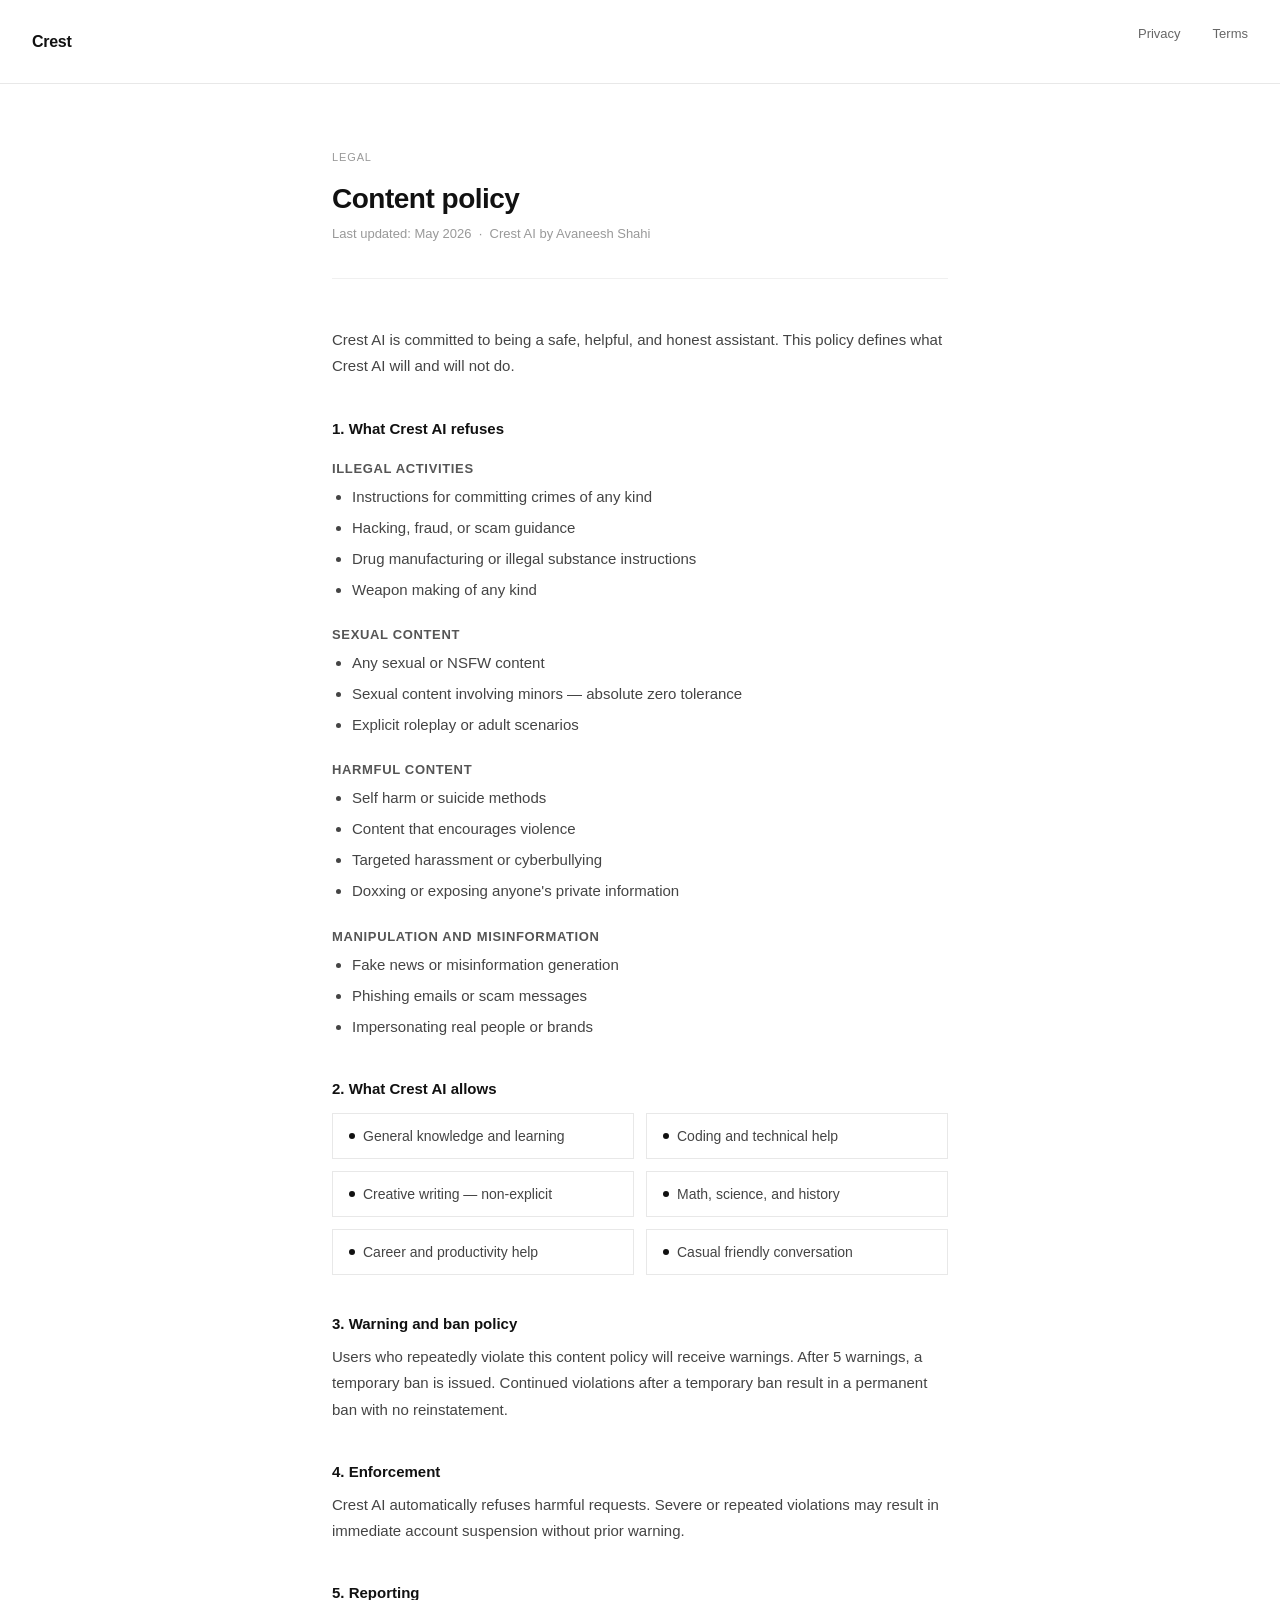
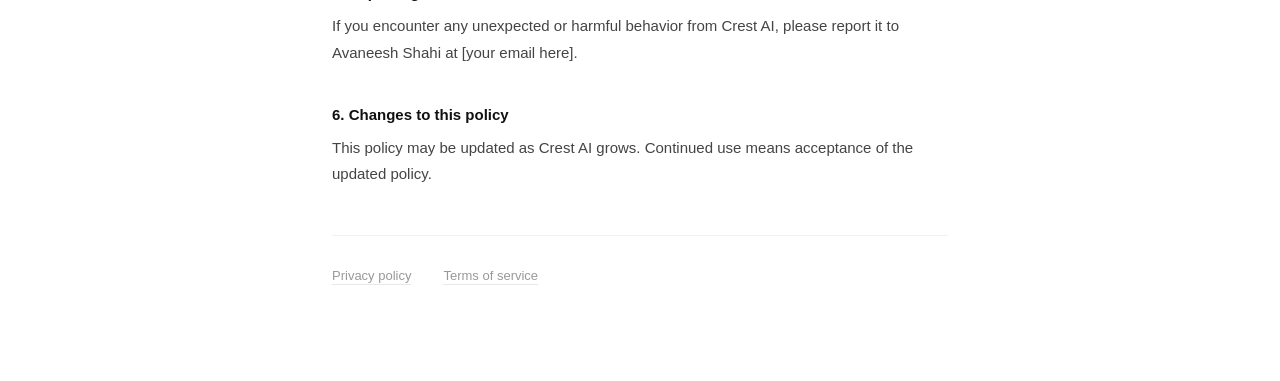
<file: pages/legal/content-policy.html>
<!DOCTYPE html>
<html lang="en">
<head>
  <meta charset="UTF-8">
  <meta name="viewport" content="width=device-width, initial-scale=1.0">
  <title>Content Policy — Crest AI</title>
  <link rel="icon" type="image/svg+xml" href="/assets/images/favicon.svg">
  <link rel="apple-touch-icon" href="/assets/images/favicon.svg">
  <style>
    *, *::before, *::after { margin: 0; padding: 0; box-sizing: border-box; }

    body {
      font-family: -apple-system, BlinkMacSystemFont, 'Segoe UI', sans-serif;
      background: #ffffff;
      color: #111111;
      min-height: 100vh;
    }

    nav {
      border-bottom: 1px solid #e8e8e8;
      padding: 1.25rem 2rem;
      display: flex;
      align-items: center;
      justify-content: space-between;
    }

    .logo {
      font-size: 16px;
      font-weight: 600;
      letter-spacing: -0.3px;
      text-decoration: none;
      color: #111;
    }

    .nav-links {
      display: flex;
      gap: 2rem;
      list-style: none;
    }

    .nav-links a {
      font-size: 13px;
      color: #666;
      text-decoration: none;
    }

    .nav-links a:hover { color: #111; }

    .container {
      max-width: 680px;
      margin: 0 auto;
      padding: 4rem 2rem 6rem;
    }

    .tag {
      font-size: 11px;
      font-weight: 500;
      letter-spacing: 0.08em;
      text-transform: uppercase;
      color: #999;
      margin-bottom: 1rem;
    }

    h1 {
      font-size: 28px;
      font-weight: 600;
      letter-spacing: -0.5px;
      margin-bottom: 0.5rem;
      color: #111;
    }

    .meta {
      font-size: 13px;
      color: #999;
      margin-bottom: 3rem;
      padding-bottom: 2rem;
      border-bottom: 1px solid #f0f0f0;
    }

    h2 {
      font-size: 15px;
      font-weight: 600;
      color: #111;
      margin: 2.5rem 0 0.75rem;
    }

    h3 {
      font-size: 13px;
      font-weight: 600;
      color: #555;
      text-transform: uppercase;
      letter-spacing: 0.05em;
      margin: 1.5rem 0 0.5rem;
    }

    p {
      font-size: 15px;
      line-height: 1.75;
      color: #444;
      margin-bottom: 0.75rem;
    }

    ul {
      padding-left: 1.25rem;
      margin-bottom: 0.75rem;
    }

    li {
      font-size: 15px;
      line-height: 1.75;
      color: #444;
      margin-bottom: 0.3rem;
    }

    .allows-grid {
      display: grid;
      grid-template-columns: 1fr 1fr;
      gap: 0.75rem;
      margin: 1rem 0;
    }

    .allow-item {
      border: 1px solid #e8e8e8;
      padding: 0.875rem 1rem;
      font-size: 14px;
      color: #444;
      display: flex;
      align-items: center;
      gap: 0.5rem;
    }

    .allow-item::before {
      content: '';
      width: 6px;
      height: 6px;
      border-radius: 50%;
      background: #111;
      flex-shrink: 0;
    }

    .divider {
      border: none;
      border-top: 1px solid #f0f0f0;
      margin: 3rem 0 2rem;
    }

    .footer-links {
      display: flex;
      gap: 2rem;
    }

    .footer-links a {
      font-size: 13px;
      color: #999;
      text-decoration: none;
      border-bottom: 1px solid #e8e8e8;
      padding-bottom: 1px;
      transition: color 0.15s;
    }

    .footer-links a:hover { color: #111; }
  </style>
</head>
<body>

  <nav>
    <a class="logo" href="/index.html">Crest</a>
    <ul class="nav-links">
      <li><a href="/pages/legal/privacy-policy.html">Privacy</a></li>
      <li><a href="/pages/legal/terms-of-service.html">Terms</a></li>
    </ul>
  </nav>

  <div class="container">
    <p class="tag">Legal</p>
    <h1>Content policy</h1>
    <p class="meta">Last updated: May 2026 &nbsp;·&nbsp; Crest AI by Avaneesh Shahi</p>

    <p>Crest AI is committed to being a safe, helpful, and honest assistant. This policy defines what Crest AI will and will not do.</p>

    <h2>1. What Crest AI refuses</h2>

    <h3>Illegal activities</h3>
    <ul>
      <li>Instructions for committing crimes of any kind</li>
      <li>Hacking, fraud, or scam guidance</li>
      <li>Drug manufacturing or illegal substance instructions</li>
      <li>Weapon making of any kind</li>
    </ul>

    <h3>Sexual content</h3>
    <ul>
      <li>Any sexual or NSFW content</li>
      <li>Sexual content involving minors — absolute zero tolerance</li>
      <li>Explicit roleplay or adult scenarios</li>
    </ul>

    <h3>Harmful content</h3>
    <ul>
      <li>Self harm or suicide methods</li>
      <li>Content that encourages violence</li>
      <li>Targeted harassment or cyberbullying</li>
      <li>Doxxing or exposing anyone's private information</li>
    </ul>

    <h3>Manipulation and misinformation</h3>
    <ul>
      <li>Fake news or misinformation generation</li>
      <li>Phishing emails or scam messages</li>
      <li>Impersonating real people or brands</li>
    </ul>

    <h2>2. What Crest AI allows</h2>
    <div class="allows-grid">
      <div class="allow-item">General knowledge and learning</div>
      <div class="allow-item">Coding and technical help</div>
      <div class="allow-item">Creative writing — non-explicit</div>
      <div class="allow-item">Math, science, and history</div>
      <div class="allow-item">Career and productivity help</div>
      <div class="allow-item">Casual friendly conversation</div>
    </div>

    <h2>3. Warning and ban policy</h2>
    <p>Users who repeatedly violate this content policy will receive warnings. After 5 warnings, a temporary ban is issued. Continued violations after a temporary ban result in a permanent ban with no reinstatement.</p>

    <h2>4. Enforcement</h2>
    <p>Crest AI automatically refuses harmful requests. Severe or repeated violations may result in immediate account suspension without prior warning.</p>

    <h2>5. Reporting</h2>
    <p>If you encounter any unexpected or harmful behavior from Crest AI, please report it to Avaneesh Shahi at [your email here].</p>

    <h2>6. Changes to this policy</h2>
    <p>This policy may be updated as Crest AI grows. Continued use means acceptance of the updated policy.</p>

    <hr class="divider">
    <div class="footer-links">
      <a href="/pages/legal/privacy-policy.html">Privacy policy</a>
      <a href="/pages/legal/terms-of-service.html">Terms of service</a>
    </div>
  </div>

</body>
</html>
</file>
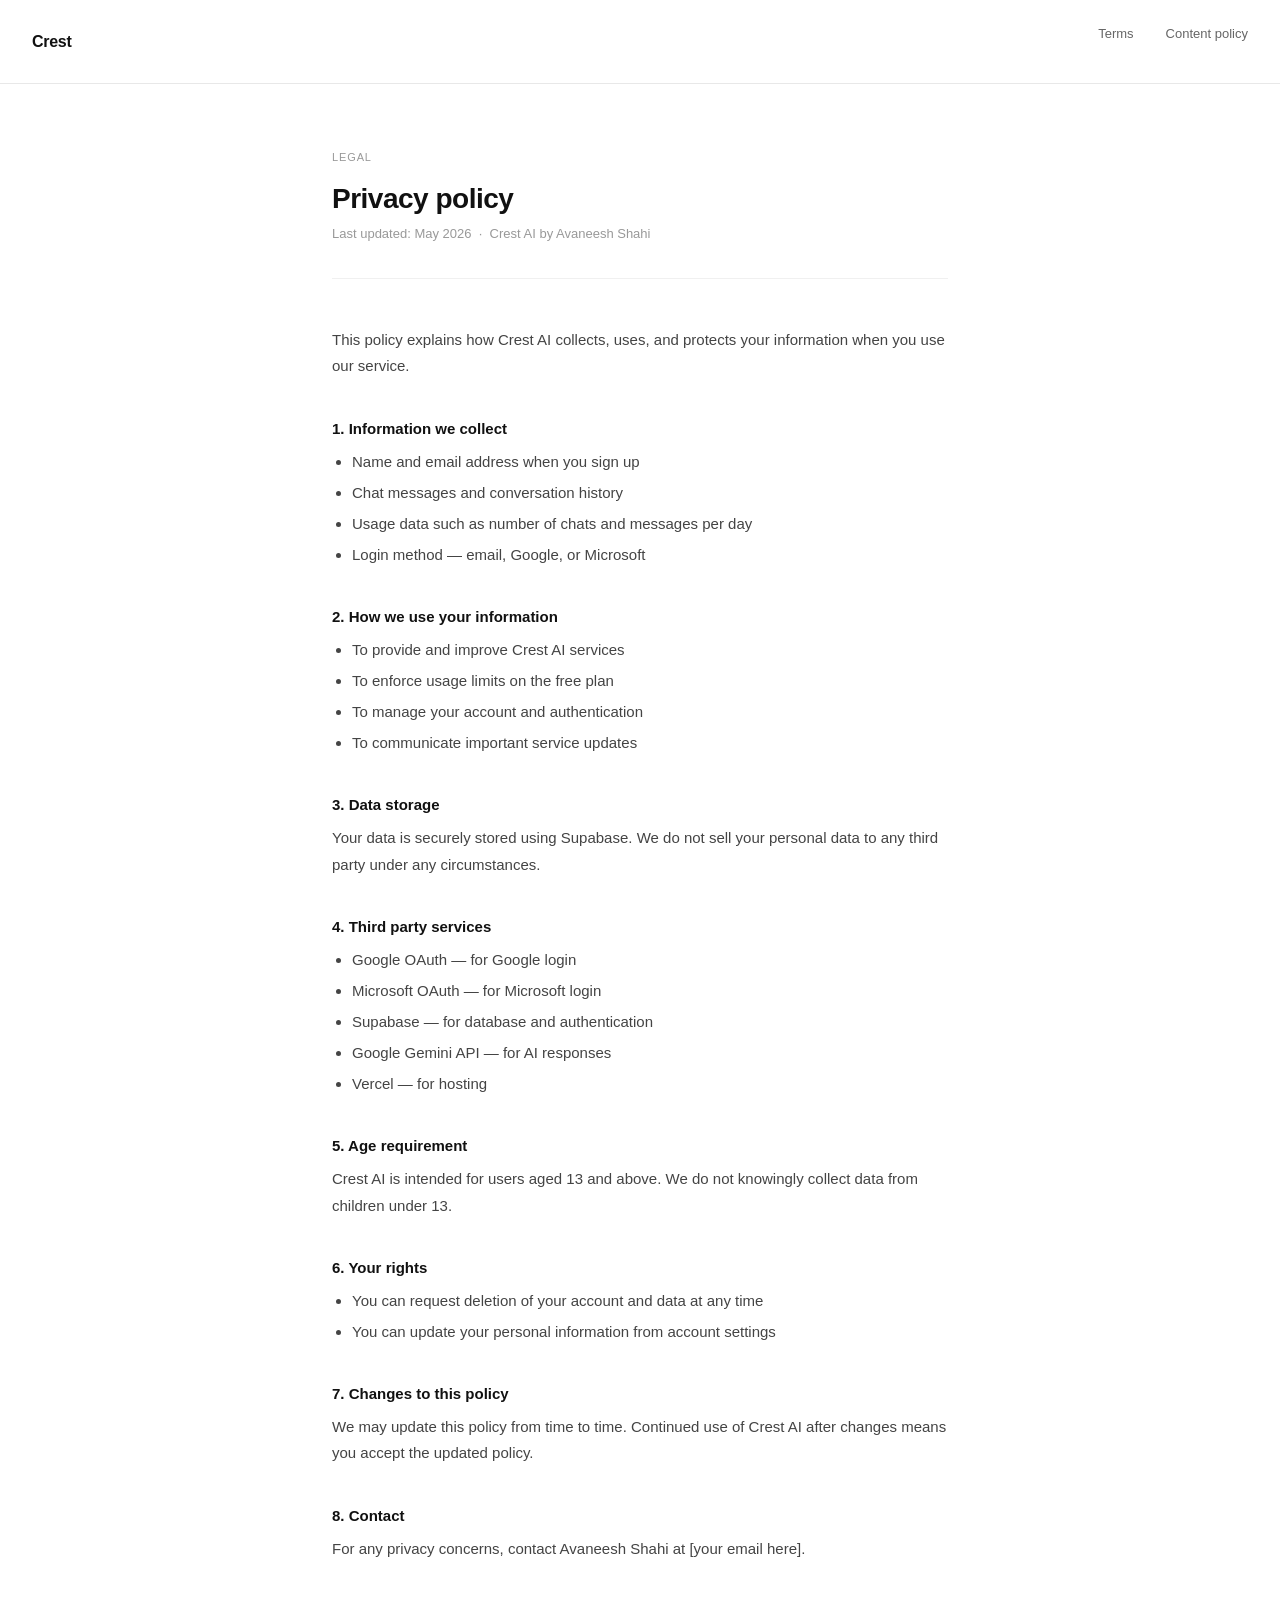
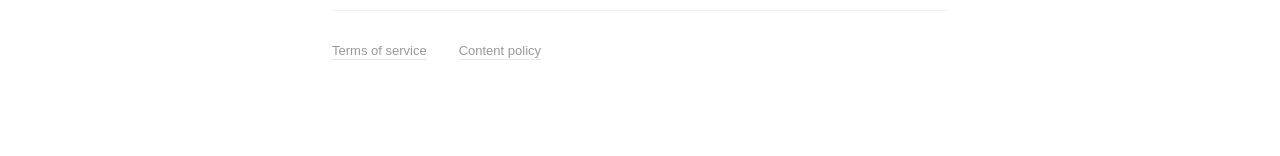
<file: pages/legal/privacy-policy.html>
<!DOCTYPE html>
<html lang="en">
<head>
  <meta charset="UTF-8">
  <meta name="viewport" content="width=device-width, initial-scale=1.0">
  <title>Privacy Policy — Crest AI</title>
  <link rel="icon" type="image/svg+xml" href="/assets/images/favicon.svg">
  <link rel="apple-touch-icon" href="/assets/images/favicon.svg">
  <style>
    *, *::before, *::after { margin: 0; padding: 0; box-sizing: border-box; }

    body {
      font-family: -apple-system, BlinkMacSystemFont, 'Segoe UI', sans-serif;
      background: #ffffff;
      color: #111111;
      min-height: 100vh;
    }

    nav {
      border-bottom: 1px solid #e8e8e8;
      padding: 1.25rem 2rem;
      display: flex;
      align-items: center;
      justify-content: space-between;
    }

    .logo {
      font-size: 16px;
      font-weight: 600;
      letter-spacing: -0.3px;
      text-decoration: none;
      color: #111;
    }

    .nav-links {
      display: flex;
      gap: 2rem;
      list-style: none;
    }

    .nav-links a {
      font-size: 13px;
      color: #666;
      text-decoration: none;
    }

    .nav-links a:hover { color: #111; }

    .container {
      max-width: 680px;
      margin: 0 auto;
      padding: 4rem 2rem 6rem;
    }

    .tag {
      font-size: 11px;
      font-weight: 500;
      letter-spacing: 0.08em;
      text-transform: uppercase;
      color: #999;
      margin-bottom: 1rem;
    }

    h1 {
      font-size: 28px;
      font-weight: 600;
      letter-spacing: -0.5px;
      margin-bottom: 0.5rem;
      color: #111;
    }

    .meta {
      font-size: 13px;
      color: #999;
      margin-bottom: 3rem;
      padding-bottom: 2rem;
      border-bottom: 1px solid #f0f0f0;
    }

    h2 {
      font-size: 15px;
      font-weight: 600;
      color: #111;
      margin: 2.5rem 0 0.75rem;
    }

    p {
      font-size: 15px;
      line-height: 1.75;
      color: #444;
      margin-bottom: 0.75rem;
    }

    ul {
      padding-left: 1.25rem;
      margin-bottom: 0.75rem;
    }

    li {
      font-size: 15px;
      line-height: 1.75;
      color: #444;
      margin-bottom: 0.3rem;
    }

    .divider {
      border: none;
      border-top: 1px solid #f0f0f0;
      margin: 3rem 0 2rem;
    }

    .footer-links {
      display: flex;
      gap: 2rem;
    }

    .footer-links a {
      font-size: 13px;
      color: #999;
      text-decoration: none;
      border-bottom: 1px solid #e8e8e8;
      padding-bottom: 1px;
      transition: color 0.15s;
    }

    .footer-links a:hover { color: #111; }
  </style>
</head>
<body>

  <nav>
    <a class="logo" href="/index.html">Crest</a>
    <ul class="nav-links">
      <li><a href="/pages/legal/terms-of-service.html">Terms</a></li>
      <li><a href="/pages/legal/content-policy.html">Content policy</a></li>
    </ul>
  </nav>

  <div class="container">
    <p class="tag">Legal</p>
    <h1>Privacy policy</h1>
    <p class="meta">Last updated: May 2026 &nbsp;·&nbsp; Crest AI by Avaneesh Shahi</p>

    <p>This policy explains how Crest AI collects, uses, and protects your information when you use our service.</p>

    <h2>1. Information we collect</h2>
    <ul>
      <li>Name and email address when you sign up</li>
      <li>Chat messages and conversation history</li>
      <li>Usage data such as number of chats and messages per day</li>
      <li>Login method — email, Google, or Microsoft</li>
    </ul>

    <h2>2. How we use your information</h2>
    <ul>
      <li>To provide and improve Crest AI services</li>
      <li>To enforce usage limits on the free plan</li>
      <li>To manage your account and authentication</li>
      <li>To communicate important service updates</li>
    </ul>

    <h2>3. Data storage</h2>
    <p>Your data is securely stored using Supabase. We do not sell your personal data to any third party under any circumstances.</p>

    <h2>4. Third party services</h2>
    <ul>
      <li>Google OAuth — for Google login</li>
      <li>Microsoft OAuth — for Microsoft login</li>
      <li>Supabase — for database and authentication</li>
      <li>Google Gemini API — for AI responses</li>
      <li>Vercel — for hosting</li>
    </ul>

    <h2>5. Age requirement</h2>
    <p>Crest AI is intended for users aged 13 and above. We do not knowingly collect data from children under 13.</p>

    <h2>6. Your rights</h2>
    <ul>
      <li>You can request deletion of your account and data at any time</li>
      <li>You can update your personal information from account settings</li>
    </ul>

    <h2>7. Changes to this policy</h2>
    <p>We may update this policy from time to time. Continued use of Crest AI after changes means you accept the updated policy.</p>

    <h2>8. Contact</h2>
    <p>For any privacy concerns, contact Avaneesh Shahi at [your email here].</p>

    <hr class="divider">
    <div class="footer-links">
      <a href="/pages/legal/terms-of-service.html">Terms of service</a>
      <a href="/pages/legal/content-policy.html">Content policy</a>
    </div>
  </div>

</body>
</html>
</file>
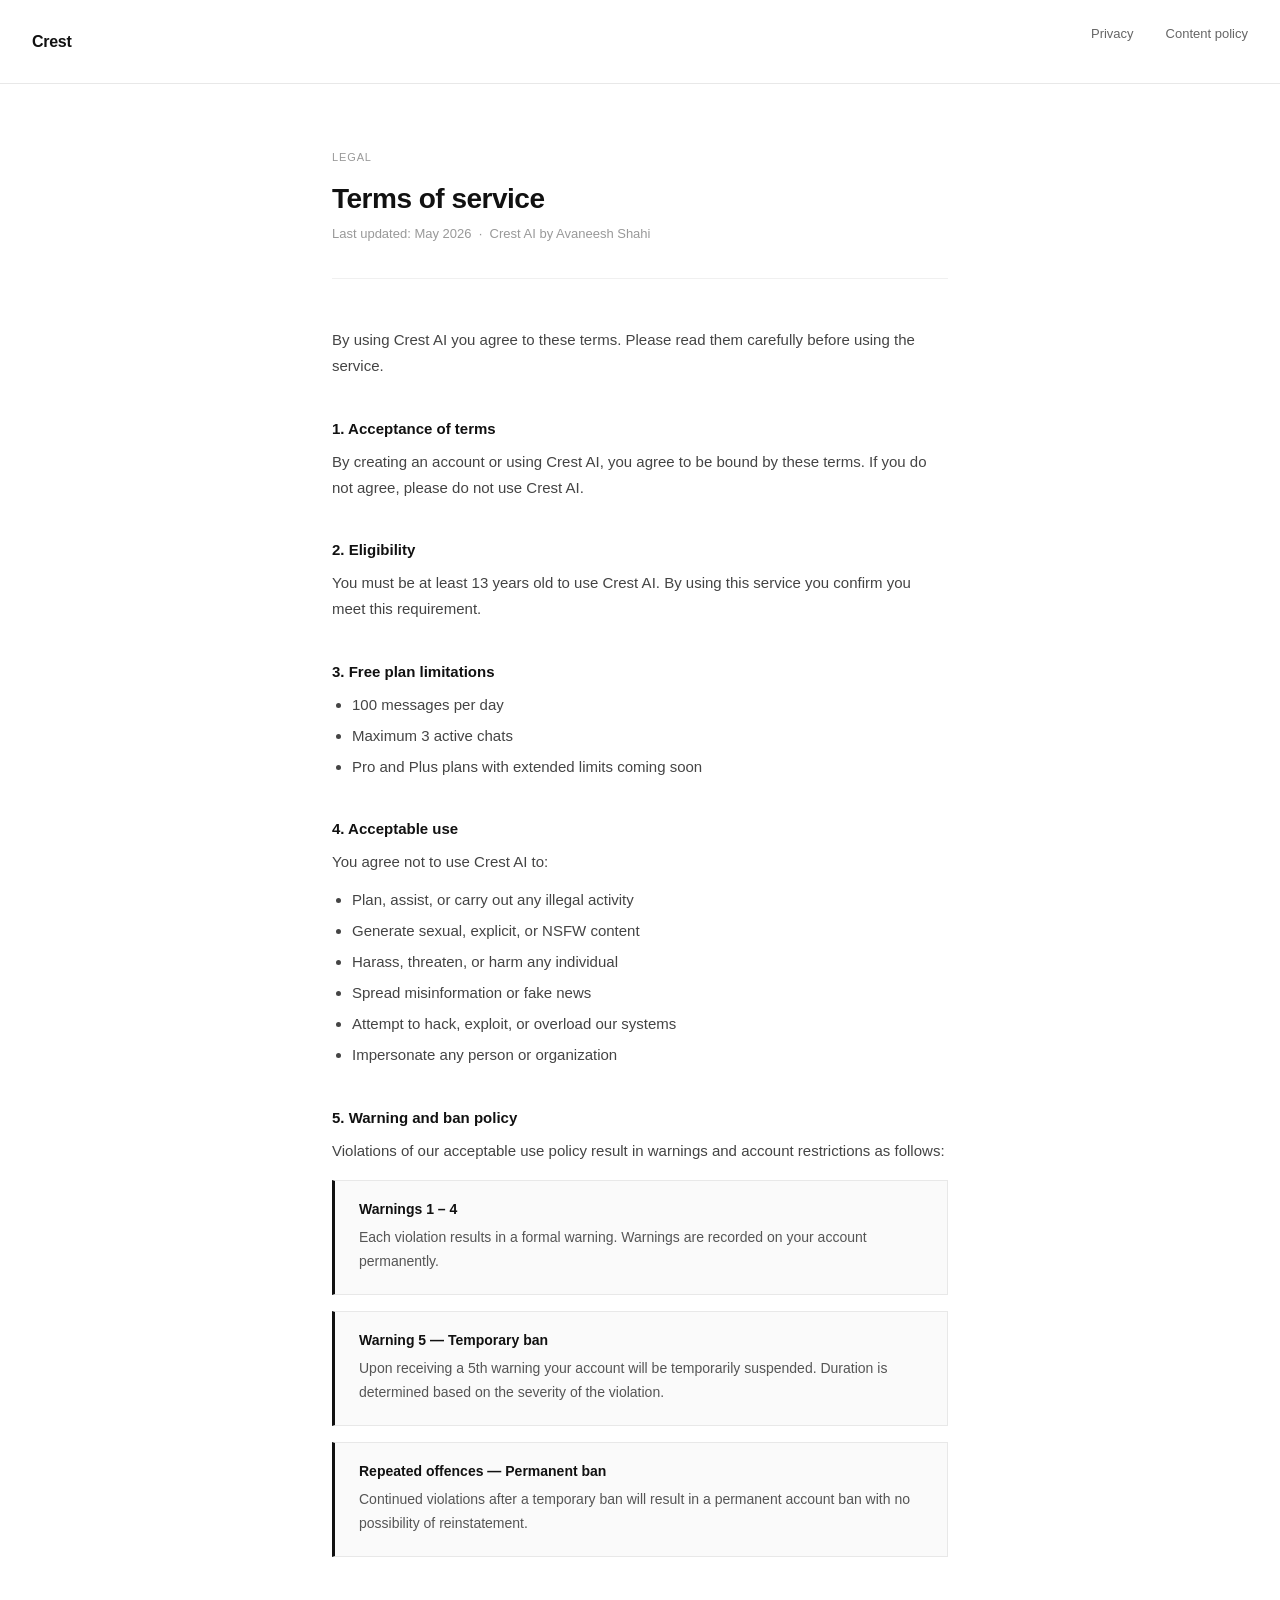
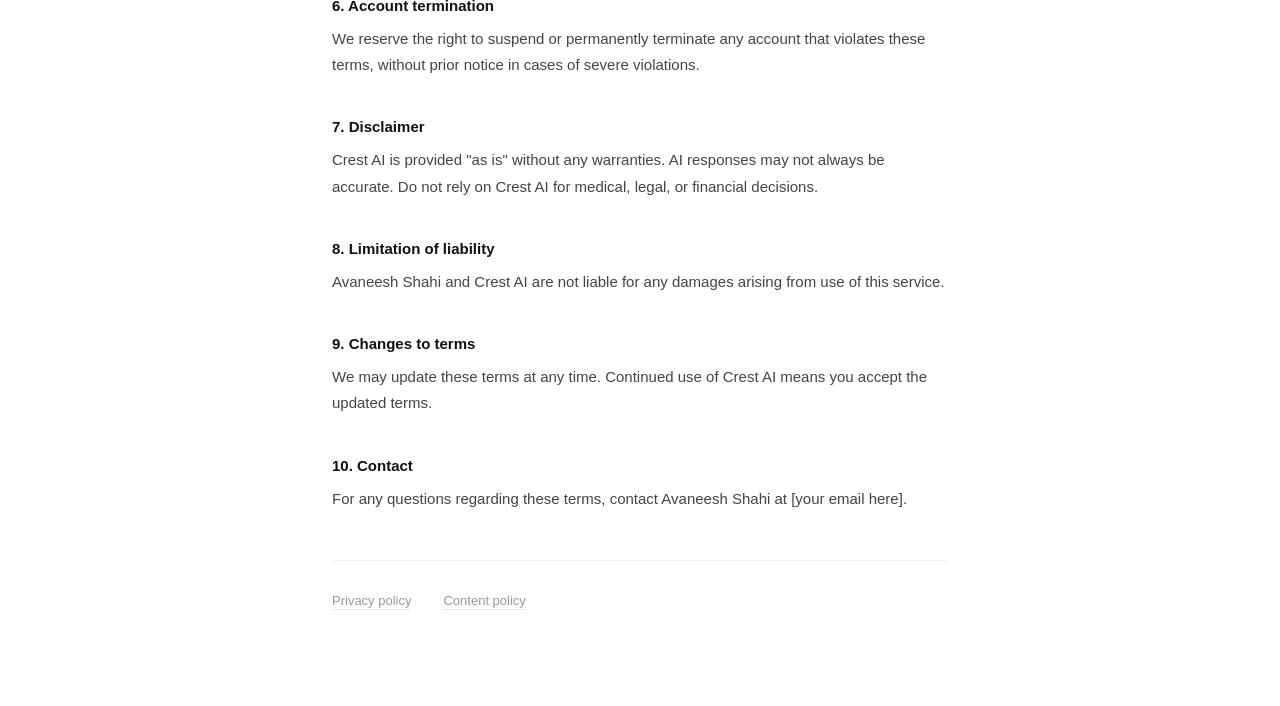
<file: pages/legal/terms-of-service.html>
<!DOCTYPE html>
<html lang="en">
<head>
  <meta charset="UTF-8">
  <meta name="viewport" content="width=device-width, initial-scale=1.0">
  <title>Terms of Service — Crest AI</title>
  <link rel="icon" type="image/svg+xml" href="/assets/images/favicon.svg">
  <link rel="apple-touch-icon" href="/assets/images/favicon.svg">
  <style>
    *, *::before, *::after { margin: 0; padding: 0; box-sizing: border-box; }

    body {
      font-family: -apple-system, BlinkMacSystemFont, 'Segoe UI', sans-serif;
      background: #ffffff;
      color: #111111;
      min-height: 100vh;
    }

    nav {
      border-bottom: 1px solid #e8e8e8;
      padding: 1.25rem 2rem;
      display: flex;
      align-items: center;
      justify-content: space-between;
    }

    .logo {
      font-size: 16px;
      font-weight: 600;
      letter-spacing: -0.3px;
      text-decoration: none;
      color: #111;
    }

    .nav-links {
      display: flex;
      gap: 2rem;
      list-style: none;
    }

    .nav-links a {
      font-size: 13px;
      color: #666;
      text-decoration: none;
    }

    .nav-links a:hover { color: #111; }

    .container {
      max-width: 680px;
      margin: 0 auto;
      padding: 4rem 2rem 6rem;
    }

    .tag {
      font-size: 11px;
      font-weight: 500;
      letter-spacing: 0.08em;
      text-transform: uppercase;
      color: #999;
      margin-bottom: 1rem;
    }

    h1 {
      font-size: 28px;
      font-weight: 600;
      letter-spacing: -0.5px;
      margin-bottom: 0.5rem;
      color: #111;
    }

    .meta {
      font-size: 13px;
      color: #999;
      margin-bottom: 3rem;
      padding-bottom: 2rem;
      border-bottom: 1px solid #f0f0f0;
    }

    h2 {
      font-size: 15px;
      font-weight: 600;
      color: #111;
      margin: 2.5rem 0 0.75rem;
    }

    p {
      font-size: 15px;
      line-height: 1.75;
      color: #444;
      margin-bottom: 0.75rem;
    }

    ul {
      padding-left: 1.25rem;
      margin-bottom: 0.75rem;
    }

    li {
      font-size: 15px;
      line-height: 1.75;
      color: #444;
      margin-bottom: 0.3rem;
    }

    .warning-box {
      border: 1px solid #e8e8e8;
      border-left: 3px solid #111;
      padding: 1.25rem 1.5rem;
      margin: 1rem 0;
      background: #fafafa;
    }

    .warning-box h3 {
      font-size: 14px;
      font-weight: 600;
      color: #111;
      margin-bottom: 0.5rem;
    }

    .warning-box p {
      font-size: 14px;
      color: #555;
      margin: 0;
    }

    .divider {
      border: none;
      border-top: 1px solid #f0f0f0;
      margin: 3rem 0 2rem;
    }

    .footer-links {
      display: flex;
      gap: 2rem;
    }

    .footer-links a {
      font-size: 13px;
      color: #999;
      text-decoration: none;
      border-bottom: 1px solid #e8e8e8;
      padding-bottom: 1px;
      transition: color 0.15s;
    }

    .footer-links a:hover { color: #111; }
  </style>
</head>
<body>

  <nav>
    <a class="logo" href="/index.html">Crest</a>
    <ul class="nav-links">
      <li><a href="/pages/legal/privacy-policy.html">Privacy</a></li>
      <li><a href="/pages/legal/content-policy.html">Content policy</a></li>
    </ul>
  </nav>

  <div class="container">
    <p class="tag">Legal</p>
    <h1>Terms of service</h1>
    <p class="meta">Last updated: May 2026 &nbsp;·&nbsp; Crest AI by Avaneesh Shahi</p>

    <p>By using Crest AI you agree to these terms. Please read them carefully before using the service.</p>

    <h2>1. Acceptance of terms</h2>
    <p>By creating an account or using Crest AI, you agree to be bound by these terms. If you do not agree, please do not use Crest AI.</p>

    <h2>2. Eligibility</h2>
    <p>You must be at least 13 years old to use Crest AI. By using this service you confirm you meet this requirement.</p>

    <h2>3. Free plan limitations</h2>
    <ul>
      <li>100 messages per day</li>
      <li>Maximum 3 active chats</li>
      <li>Pro and Plus plans with extended limits coming soon</li>
    </ul>

    <h2>4. Acceptable use</h2>
    <p>You agree not to use Crest AI to:</p>
    <ul>
      <li>Plan, assist, or carry out any illegal activity</li>
      <li>Generate sexual, explicit, or NSFW content</li>
      <li>Harass, threaten, or harm any individual</li>
      <li>Spread misinformation or fake news</li>
      <li>Attempt to hack, exploit, or overload our systems</li>
      <li>Impersonate any person or organization</li>
    </ul>

    <h2>5. Warning and ban policy</h2>
    <p>Violations of our acceptable use policy result in warnings and account restrictions as follows:</p>

    <div class="warning-box">
      <h3>Warnings 1 – 4</h3>
      <p>Each violation results in a formal warning. Warnings are recorded on your account permanently.</p>
    </div>

    <div class="warning-box">
      <h3>Warning 5 — Temporary ban</h3>
      <p>Upon receiving a 5th warning your account will be temporarily suspended. Duration is determined based on the severity of the violation.</p>
    </div>

    <div class="warning-box">
      <h3>Repeated offences — Permanent ban</h3>
      <p>Continued violations after a temporary ban will result in a permanent account ban with no possibility of reinstatement.</p>
    </div>

    <h2>6. Account termination</h2>
    <p>We reserve the right to suspend or permanently terminate any account that violates these terms, without prior notice in cases of severe violations.</p>

    <h2>7. Disclaimer</h2>
    <p>Crest AI is provided "as is" without any warranties. AI responses may not always be accurate. Do not rely on Crest AI for medical, legal, or financial decisions.</p>

    <h2>8. Limitation of liability</h2>
    <p>Avaneesh Shahi and Crest AI are not liable for any damages arising from use of this service.</p>

    <h2>9. Changes to terms</h2>
    <p>We may update these terms at any time. Continued use of Crest AI means you accept the updated terms.</p>

    <h2>10. Contact</h2>
    <p>For any questions regarding these terms, contact Avaneesh Shahi at [your email here].</p>

    <hr class="divider">
    <div class="footer-links">
      <a href="/pages/legal/privacy-policy.html">Privacy policy</a>
      <a href="/pages/legal/content-policy.html">Content policy</a>
    </div>
  </div>

</body>
</html>
</file>
<file: styles.css>
/*══════════════════════════════════════════════════
  CREST AI — REWRITTEN PRODUCTION CSS
══════════════════════════════════════════════════*/

/*══════════════════════════════════
  RESET
══════════════════════════════════*/
*,
*::before,
*::after{
  margin:0;
  padding:0;
  box-sizing:border-box;
}

html{
  scroll-behavior:smooth;
}

body{
  font-family:'Plus Jakarta Sans',sans-serif;
  background:#ffffff;
  color:#0f0f0f;
  line-height:1.6;
  overflow-x:hidden;
  text-rendering:optimizeLegibility;
  -webkit-font-smoothing:antialiased;
}

img{
  max-width:100%;
  display:block;
}

a{
  text-decoration:none;
  color:inherit;
}

button{
  font:inherit;
}

ul{
  list-style:none;
}

/*══════════════════════════════════
  ROOT
══════════════════════════════════*/
:root{

  --black:#000;
  --white:#fff;

  --gray-50:#fafafa;
  --gray-100:#f4f4f5;
  --gray-200:#e4e4e7;
  --gray-300:#d4d4d8;
  --gray-400:#a1a1aa;
  --gray-500:#71717a;
  --gray-600:#52525b;
  --gray-700:#3f3f46;
  --gray-800:#27272a;
  --gray-900:#18181b;

  --radius-sm:10px;
  --radius:16px;
  --radius-lg:24px;

  --shadow-sm:
    0 1px 2px rgba(0,0,0,.04);

  --shadow:
    0 4px 24px rgba(0,0,0,.06);

  --shadow-lg:
    0 12px 60px rgba(0,0,0,.12);

  --transition:
    cubic-bezier(.16,1,.3,1);
}

/*══════════════════════════════════
  GLOBAL
══════════════════════════════════*/
.container{
  width:100%;
  max-width:1200px;
  margin:auto;
  padding-inline:2rem;
}

section{
  position:relative;
}

.section-label{
  display:inline-flex;
  align-items:center;
  gap:.5rem;

  font-size:.78rem;
  font-weight:700;
  letter-spacing:.12em;
  text-transform:uppercase;

  color:var(--gray-400);

  margin-bottom:1rem;
}

.section-title{
  font-size:clamp(2.4rem,5vw,4.3rem);
  line-height:1.05;
  letter-spacing:-.06em;
  font-weight:800;

  margin-bottom:1.3rem;
}

.section-desc{
  font-size:1.05rem;
  line-height:1.9;
  color:var(--gray-500);

  max-width:700px;
}

/*══════════════════════════════════
  BUTTONS
══════════════════════════════════*/
.btn-dark,
.btn-outline,
.btn-white,
.btn-ghost{
  display:inline-flex;
  align-items:center;
  justify-content:center;
  gap:.7rem;

  border-radius:14px;

  transition:
    .25s var(--transition);

  cursor:pointer;

  font-weight:600;
}

.btn-dark{
  background:#000;
  color:#fff;

  border:1px solid #000;

  padding:.95rem 1.4rem;
}

.btn-dark:hover{
  transform:translateY(-2px);
  box-shadow:var(--shadow);
}

.btn-outline{
  background:#fff;
  color:#111;

  border:1px solid var(--gray-200);

  padding:.95rem 1.4rem;
}

.btn-outline:hover{
  border-color:#000;
  transform:translateY(-2px);
}

.btn-white{
  background:#fff;
  color:#000;

  padding:1rem 1.6rem;

  border:1px solid #fff;
}

.btn-white:hover{
  transform:translateY(-2px);
}

.btn-ghost{
  color:var(--gray-600);

  padding:.8rem 1rem;
}

.btn-ghost:hover{
  background:var(--gray-100);
}

.btn-lg{
  padding:1rem 1.8rem;
}

/*══════════════════════════════════
  NAVBAR
══════════════════════════════════*/
.nav{
  position:sticky;
  top:0;
  z-index:999;

  background:rgba(255,255,255,.75);

  backdrop-filter:blur(20px);

  border-bottom:1px solid rgba(0,0,0,.06);

  transition:.3s ease;
}

.nav.scrolled{
  box-shadow:0 10px 40px rgba(0,0,0,.04);
}

.nav-inner{
  height:74px;

  display:flex;
  align-items:center;
  justify-content:space-between;

  gap:2rem;

  max-width:1200px;
  margin:auto;
  padding-inline:2rem;
}

.nav-logo img{
  height:34px;
}

.nav-links{
  display:flex;
  align-items:center;
  gap:2rem;
}

.nav-links a{
  position:relative;

  font-size:.95rem;
  font-weight:500;

  color:var(--gray-500);

  transition:.25s;
}

.nav-links a:hover,
.nav-links a.active{
  color:#000;
}

.nav-links a.active::after{
  content:"";

  position:absolute;
  bottom:-8px;
  left:0;

  width:100%;
  height:2px;

  background:#000;

  border-radius:20px;
}

.nav-actions{
  display:flex;
  align-items:center;
  gap:.8rem;
}

/*══════════════════════════════════
  MOBILE NAV
══════════════════════════════════*/
.nav-burger{
  display:none;

  width:44px;
  height:44px;

  border:none;
  background:none;

  cursor:pointer;

  position:relative;
}

.nav-burger span{
  position:absolute;
  left:10px;

  width:24px;
  height:2px;

  background:#000;

  transition:.3s;
}

.nav-burger span:nth-child(1){
  top:14px;
}

.nav-burger span:nth-child(2){
  top:21px;
}

.nav-burger span:nth-child(3){
  top:28px;
}

.nav-burger.active span:nth-child(1){
  transform:rotate(45deg);
  top:21px;
}

.nav-burger.active span:nth-child(2){
  opacity:0;
}

.nav-burger.active span:nth-child(3){
  transform:rotate(-45deg);
  top:21px;
}

.nav-mobile{
  overflow:hidden;

  max-height:0;
  opacity:0;

  pointer-events:none;

  transition:
    max-height .4s var(--transition),
    opacity .3s ease;

  background:#fff;

  border-top:1px solid rgba(0,0,0,.06);
}

.nav-mobile.open{
  max-height:500px;
  opacity:1;

  pointer-events:auto;
}

.nav-mobile a{
  display:block;

  padding:1rem 2rem;

  border-bottom:1px solid rgba(0,0,0,.05);

  color:var(--gray-700);
}

.mobile-sep{
  height:1rem;
}

.mobile-dark{
  margin:1rem 2rem 2rem;

  border-radius:14px;

  background:#000;
  color:#fff !important;

  text-align:center;
}

/*══════════════════════════════════
  HERO
══════════════════════════════════*/
.hero{
  padding:8rem 0 6rem;

  overflow:hidden;
}

.hero-lines{
  position:absolute;
  inset:0;

  display:flex;
  justify-content:space-around;

  pointer-events:none;
}

.h-line{
  width:1px;

  background:
    linear-gradient(
      to bottom,
      transparent,
      rgba(0,0,0,.05),
      transparent
    );
}

.hero .container{
  display:grid;
  grid-template-columns:1.1fr .9fr;
  gap:5rem;
  align-items:center;
}

.hero-badge{
  display:inline-flex;
  align-items:center;
  gap:.7rem;

  padding:.6rem 1rem;

  border-radius:999px;

  background:var(--gray-50);

  border:1px solid var(--gray-200);

  font-size:.82rem;
  font-weight:600;

  color:var(--gray-600);

  margin-bottom:1.6rem;
}

.badge-dot{
  width:8px;
  height:8px;

  border-radius:50%;
  background:#000;
}

.hero-title{
  font-size:clamp(3.5rem,8vw,6.2rem);

  line-height:.95;
  letter-spacing:-.07em;

  margin-bottom:1.5rem;

  font-weight:800;
}

.hero-title em{
  font-style:italic;
  font-weight:300;
}

.hero-desc{
  font-size:1.08rem;
  line-height:1.9;

  color:var(--gray-500);

  max-width:620px;

  margin-bottom:2.2rem;
}

.hero-actions{
  display:flex;
  flex-wrap:wrap;
  gap:1rem;

  margin-bottom:2rem;
}

.hero-trust{
  display:flex;
  flex-wrap:wrap;
  align-items:center;
  gap:.7rem;

  font-size:.82rem;

  color:var(--gray-400);
}

.dot{
  opacity:.5;
}

.hero-img-card{
  position:relative;

  border-radius:28px;

  overflow:hidden;

  border:1px solid rgba(0,0,0,.08);

  box-shadow:var(--shadow-lg);

  transition:
    transform .5s var(--transition);
}

.hero-img-card img{
  width:100%;
}

/*══════════════════════════════════
  MODELS BAR
══════════════════════════════════*/
.models-bar{
  padding:4rem 0;

  border-top:1px solid var(--gray-100);
  border-bottom:1px solid var(--gray-100);

  background:var(--gray-50);
}

.models-label{
  text-align:center;

  margin-bottom:2rem;

  color:var(--gray-400);

  text-transform:uppercase;

  letter-spacing:.12em;

  font-size:.78rem;
}

.models-row{
  display:flex;
  align-items:center;
  justify-content:center;
  flex-wrap:wrap;

  gap:1rem;
}

.model-pill{
  display:flex;
  align-items:center;
  gap:1rem;

  background:#fff;

  padding:1rem 1.2rem;

  border-radius:18px;

  border:1px solid var(--gray-200);
}

.model-logo{
  width:42px;
  height:42px;

  border-radius:12px;

  display:flex;
  align-items:center;
  justify-content:center;
}

.google{
  background:#4285f4;
}

.meta{
  background:#0866ff;
}

.safety{
  background:#000;
}

.model-name{
  font-weight:700;
  font-size:.95rem;
}

.model-role{
  font-size:.75rem;
  color:var(--gray-400);
}

.model-sep{
  width:1px;
  height:36px;
  background:var(--gray-200);
}

/*══════════════════════════════════
  STATS
══════════════════════════════════*/
.stats{
  padding:7rem 0;
}

.stats-grid{
  display:grid;
  grid-template-columns:repeat(4,1fr);
  gap:1.5rem;
}

.stat-card{
  padding:2rem;

  border-radius:24px;

  border:1px solid var(--gray-200);

  transition:.3s var(--transition);
}

.stat-card:hover{
  transform:translateY(-6px);
  box-shadow:var(--shadow);
}

.stat-num{
  font-size:3.5rem;
  line-height:1;

  font-weight:800;

  margin-bottom:.8rem;
}

.stat-name{
  font-size:1rem;
  font-weight:700;

  margin-bottom:.8rem;
}

.stat-card p{
  color:var(--gray-500);
  font-size:.95rem;
  line-height:1.8;
}

/*══════════════════════════════════
  FEATURES
══════════════════════════════════*/
.features{
  padding:7rem 0;
  background:var(--gray-50);
}

.bento{
  display:grid;
  grid-template-columns:repeat(2,1fr);
  gap:1.5rem;
}

.bento-card{
  background:#fff;

  border:1px solid var(--gray-200);

  border-radius:28px;

  padding:2rem;

  transition:.3s var(--transition);
}

.bento-card:hover{
  transform:translateY(-6px);
  box-shadow:var(--shadow);
}

.bento-2col{
  grid-column:span 2;

  display:grid;
  grid-template-columns:1fr 1fr;
  gap:2rem;
  align-items:center;
}

.bento-dark{
  background:#000;
  color:#fff;
}

.bento-dark p{
  color:rgba(255,255,255,.6);
}

.bento-icon{
  width:52px;
  height:52px;

  border-radius:16px;

  display:flex;
  align-items:center;
  justify-content:center;

  background:var(--gray-100);

  margin-bottom:1.2rem;
}

.bento-icon-inv{
  background:rgba(255,255,255,.1);
}

.bento-card h3{
  font-size:1.4rem;
  line-height:1.2;

  margin-bottom:1rem;
}

.bento-card p{
  color:var(--gray-500);

  line-height:1.8;

  margin-bottom:1.5rem;
}

.bento-chips{
  display:flex;
  flex-wrap:wrap;
  gap:.7rem;
}

.bento-chips span{
  padding:.45rem .8rem;

  border-radius:999px;

  background:var(--gray-100);

  font-size:.78rem;
  font-weight:600;
}

.bento-chips-inv span{
  background:rgba(255,255,255,.1);
}

/*══════════════════════════════════
  HOW IT WORKS
══════════════════════════════════*/
.hiw{
  padding:7rem 0;
}

.hiw-img{
  margin:4rem 0;

  border-radius:28px;

  overflow:hidden;

  border:1px solid var(--gray-200);

  box-shadow:var(--shadow);
}

.steps{
  max-width:850px;
}

.step{
  display:grid;
  grid-template-columns:90px 1fr;

  gap:2rem;

  padding:2rem 0;

  border-bottom:1px solid var(--gray-100);
}

.step-num{
  font-size:.9rem;
  font-weight:700;
  color:var(--gray-400);
}

.step-body h3{
  font-size:1.35rem;
  margin-bottom:.6rem;
}

.step-body p{
  color:var(--gray-500);
  line-height:1.8;
}

/*══════════════════════════════════
  COMPARISON
══════════════════════════════════*/
.comparison{
  padding:7rem 0;
  background:var(--gray-50);
}

.comp-img{
  margin:4rem 0;

  overflow:hidden;

  border-radius:28px;

  border:1px solid var(--gray-200);
}

.comp-table{
  overflow:hidden;

  border-radius:24px;

  border:1px solid var(--gray-200);

  background:#fff;
}

.comp-head,
.comp-row{
  display:grid;
  grid-template-columns:1fr 180px 180px;

  align-items:center;
}

.comp-head{
  background:var(--gray-50);

  padding:1.4rem 2rem;

  border-bottom:1px solid var(--gray-200);
}

.comp-row{
  padding:1.3rem 2rem;

  border-bottom:1px solid var(--gray-100);
}

.comp-row:last-child{
  border-bottom:none;
}

.crest-badge{
  display:inline-block;

  background:#000;
  color:#fff;

  padding:.35rem .8rem;

  border-radius:999px;

  font-size:.78rem;
}

.yes{
  font-weight:700;
}

.no{
  color:var(--gray-400);
}

/*══════════════════════════════════
  PRICING
══════════════════════════════════*/
.pricing{
  padding:7rem 0;
}

.plans{
  display:grid;
  grid-template-columns:repeat(3,1fr);

  gap:1.5rem;
}

.plan-card{
  border:1px solid var(--gray-200);

  border-radius:28px;

  padding:2.2rem;

  transition:.3s var(--transition);
}

.plan-card:hover{
  transform:translateY(-6px);
  box-shadow:var(--shadow);
}

.plan-featured{
  background:#000;
  color:#fff;
}

.plan-featured .plan-desc,
.plan-featured li{
  color:rgba(255,255,255,.7);
}

.plan-featured .plan-price{
  color:#fff;
}

.plan-soon{
  margin-bottom:1rem;

  font-size:.82rem;
  color:var(--gray-400);
}

.plan-name{
  font-size:1.6rem;
  font-weight:700;

  margin-bottom:.7rem;
}

.plan-price{
  font-size:3rem;
  font-weight:800;

  margin-bottom:1rem;
}

.plan-price span{
  font-size:1rem;
  color:var(--gray-400);
}

.plan-desc{
  color:var(--gray-500);

  margin-bottom:1.6rem;
}

.plan-feats{
  display:flex;
  flex-direction:column;
  gap:1rem;

  margin-bottom:2rem;
}

.plan-btn{
  display:flex;
  align-items:center;
  justify-content:center;

  border-radius:14px;

  padding:1rem;

  font-weight:700;
}

.plan-btn-outline{
  border:1px solid var(--gray-200);
}

.plan-btn-white{
  background:#fff;
  color:#000;
}

/*══════════════════════════════════
  ABOUT
══════════════════════════════════*/
.about{
  padding:7rem 0;
  background:var(--gray-50);
}

.about-grid{
  display:grid;
  grid-template-columns:1fr 1fr;

  gap:5rem;
  align-items:center;
}

.about-left p{
  color:var(--gray-500);

  line-height:1.9;

  margin-bottom:1.2rem;
}

.about-tags{
  display:flex;
  flex-wrap:wrap;
  gap:.8rem;

  margin-top:2rem;
}

.about-tag{
  display:flex;
  align-items:center;
  gap:.5rem;

  padding:.6rem .9rem;

  border-radius:999px;

  border:1px solid var(--gray-200);

  background:#fff;

  font-size:.85rem;
  font-weight:600;
}

.about-right img{
  border-radius:28px;

  border:1px solid var(--gray-200);

  box-shadow:var(--shadow-lg);
}

/*══════════════════════════════════
  CTA
══════════════════════════════════*/
.cta-sec{
  padding:7rem 0;
}

.cta-box{
  background:#000;
  color:#fff;

  border-radius:36px;

  padding:5rem 2rem;

  text-align:center;
}

.cta-logo{
  height:42px;

  margin-inline:auto;
  margin-bottom:2rem;

  filter:invert(1);
}

.cta-box h2{
  font-size:clamp(2.5rem,5vw,4rem);

  line-height:1;

  margin-bottom:1rem;
}

.cta-box p{
  color:rgba(255,255,255,.6);

  margin-bottom:2rem;
}

.cta-sub{
  margin-top:1.5rem !important;

  font-size:.82rem;

  opacity:.5;
}

/*══════════════════════════════════
  FOOTER
══════════════════════════════════*/
.footer{
  padding:5rem 0 2rem;

  border-top:1px solid var(--gray-100);
}

.footer-grid{
  display:grid;
  grid-template-columns:2fr 1fr 1fr 1fr;

  gap:3rem;

  margin-bottom:3rem;
}

.footer-brand img{
  height:34px;

  margin-bottom:1rem;
}

.footer-brand p{
  color:var(--gray-500);

  margin-bottom:1rem;
}

.footer-lic{
  display:inline-block;

  background:var(--gray-100);

  padding:.45rem .8rem;

  border-radius:999px;

  font-size:.78rem;
}

.footer-col h4{
  margin-bottom:1rem;

  font-size:.82rem;
  text-transform:uppercase;
  letter-spacing:.08em;
}

.footer-col ul{
  display:flex;
  flex-direction:column;
  gap:.8rem;
}

.footer-col a{
  color:var(--gray-500);
}

.footer-col a:hover{
  color:#000;
}

.footer-bottom{
  border-top:1px solid var(--gray-100);

  padding-top:2rem;

  display:flex;
  justify-content:space-between;
  gap:1rem;

  flex-wrap:wrap;
}

.footer-bottom p,
.footer-links a{
  color:var(--gray-400);
  font-size:.85rem;
}

.footer-links{
  display:flex;
  gap:1rem;
}

/* ══════════════════════════════════════════════════════════
   ANIMATIONS
══════════════════════════════════════════════════════════ */

.fade-up {
  opacity: 1;
  transform: translateY(0);
  transition:
    opacity 0.7s cubic-bezier(0.16,1,0.3,1),
    transform 0.7s cubic-bezier(0.16,1,0.3,1);
}

/* Only animate if JS successfully loads */
.js-loaded .fade-up {
  opacity: 0;
  transform: translateY(32px);
}

.js-loaded .fade-up.visible {
  opacity: 1;
  transform: translateY(0);
}

.delay-1 { transition-delay: 0.1s; }
.delay-2 { transition-delay: 0.2s; }
.delay-3 { transition-delay: 0.3s; }
.delay-4 { transition-delay: 0.4s; }

/*══════════════════════════════════
  RESPONSIVE
══════════════════════════════════*/
@media(max-width:1100px){

  .stats-grid{
    grid-template-columns:repeat(2,1fr);
  }

  .plans{
    grid-template-columns:1fr;
  }
}

@media(max-width:900px){

  .nav-links,
  .nav-actions{
    display:none;
  }

  .nav-burger{
    display:block;
  }

  .hero .container,
  .about-grid{
    grid-template-columns:1fr;
  }

  .hero-right{
    order:-1;
  }

  .bento{
    grid-template-columns:1fr;
  }

  .bento-2col{
    grid-column:span 1;

    grid-template-columns:1fr;
  }

  .footer-grid{
    grid-template-columns:1fr 1fr;
  }

  .comp-head,
  .comp-row{
    grid-template-columns:1fr 120px 120px;
  }
}

@media(max-width:768px){

  section{
    overflow:hidden;
  }

  .container{
    padding-inline:1.2rem;
  }

  .hero{
    padding:6rem 0 4rem;
  }

  .hero-title{
    font-size:3.3rem;
  }

  .stats-grid{
    grid-template-columns:1fr;
  }

  .models-row{
    flex-direction:column;
  }

  .model-sep{
    display:none;
  }

  .step{
    grid-template-columns:1fr;
    gap:.8rem;
  }

  .footer-grid{
    grid-template-columns:1fr;
  }

  .footer-bottom{
    flex-direction:column;
  }
}

@media(max-width:520px){

  .hero-actions{
    flex-direction:column;
    align-items:stretch;
  }

  .btn-dark,
  .btn-outline,
  .btn-white{
    width:100%;
  }

  .comp-head,
  .comp-row{
    font-size:.85rem;
  }

  .plan-card{
    padding:1.6rem;
  }

  .cta-box{
    padding:4rem 1.5rem;
  }
}
</file>
